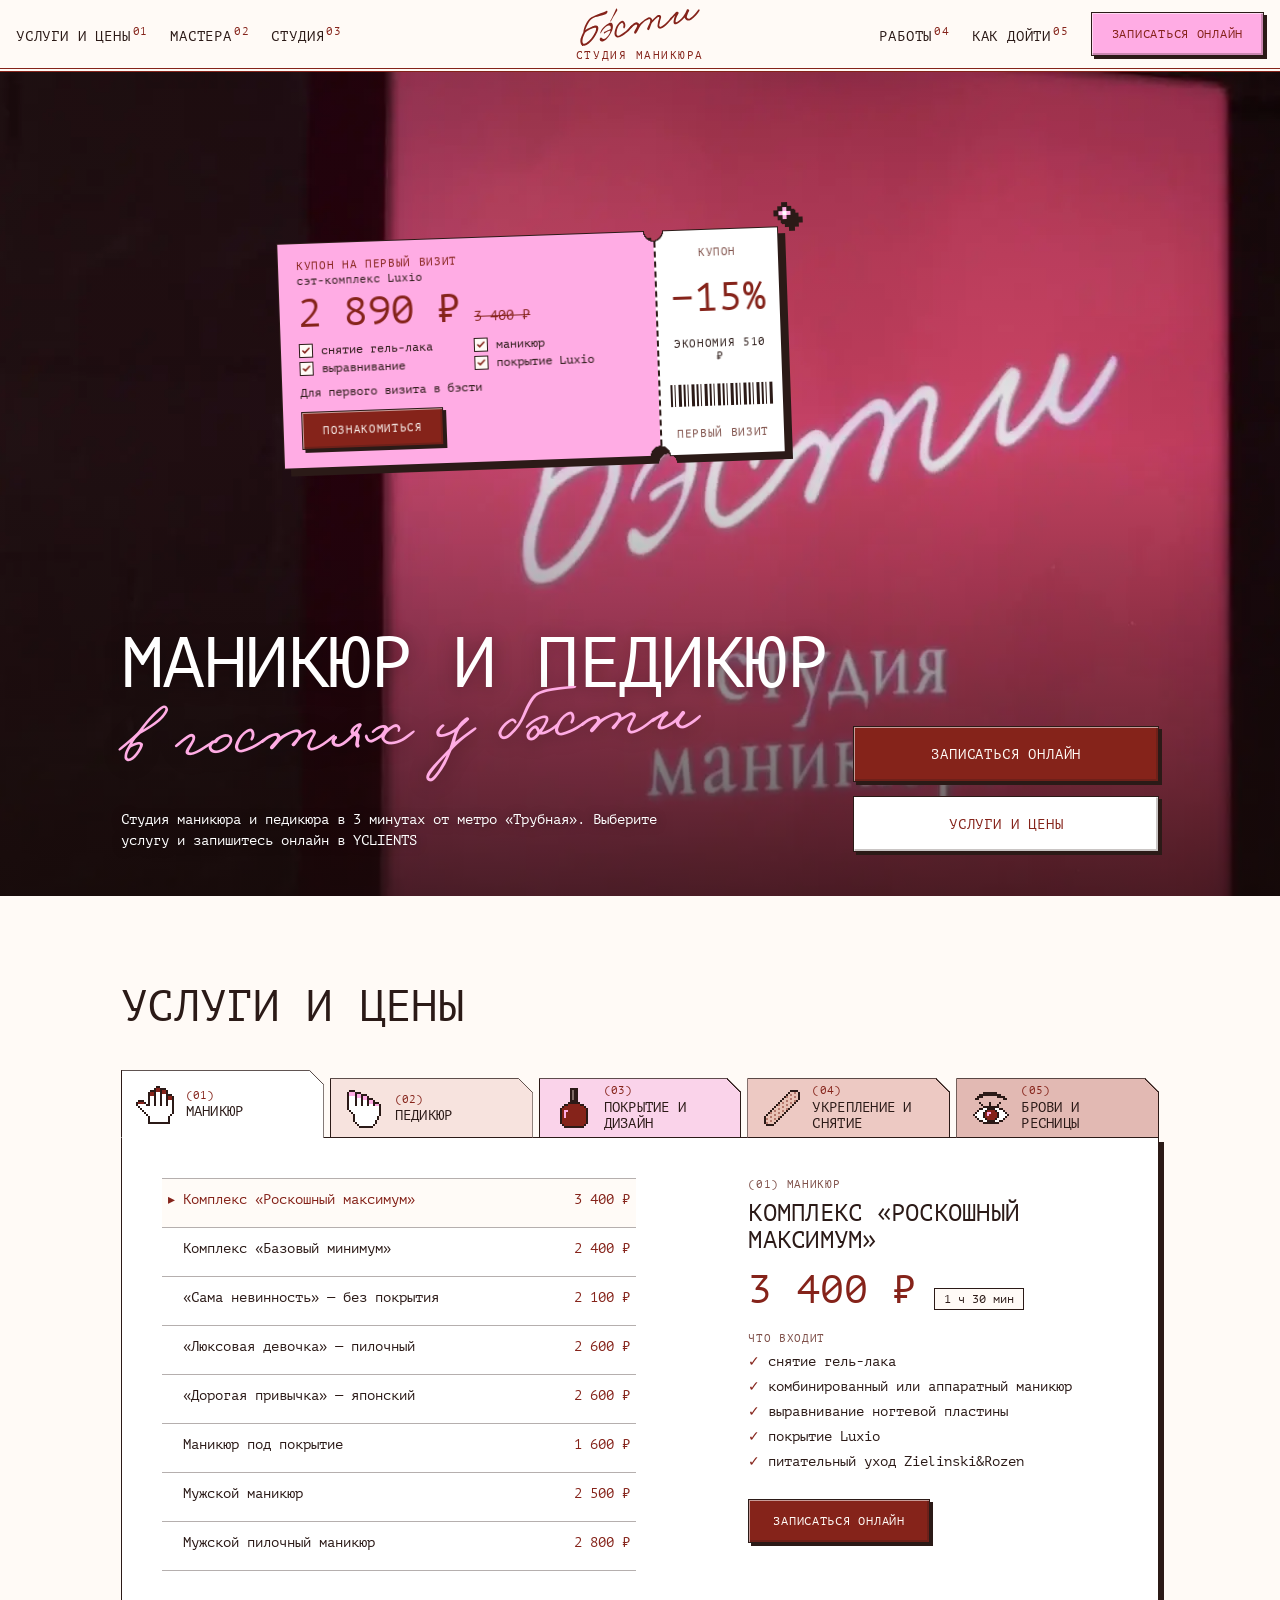
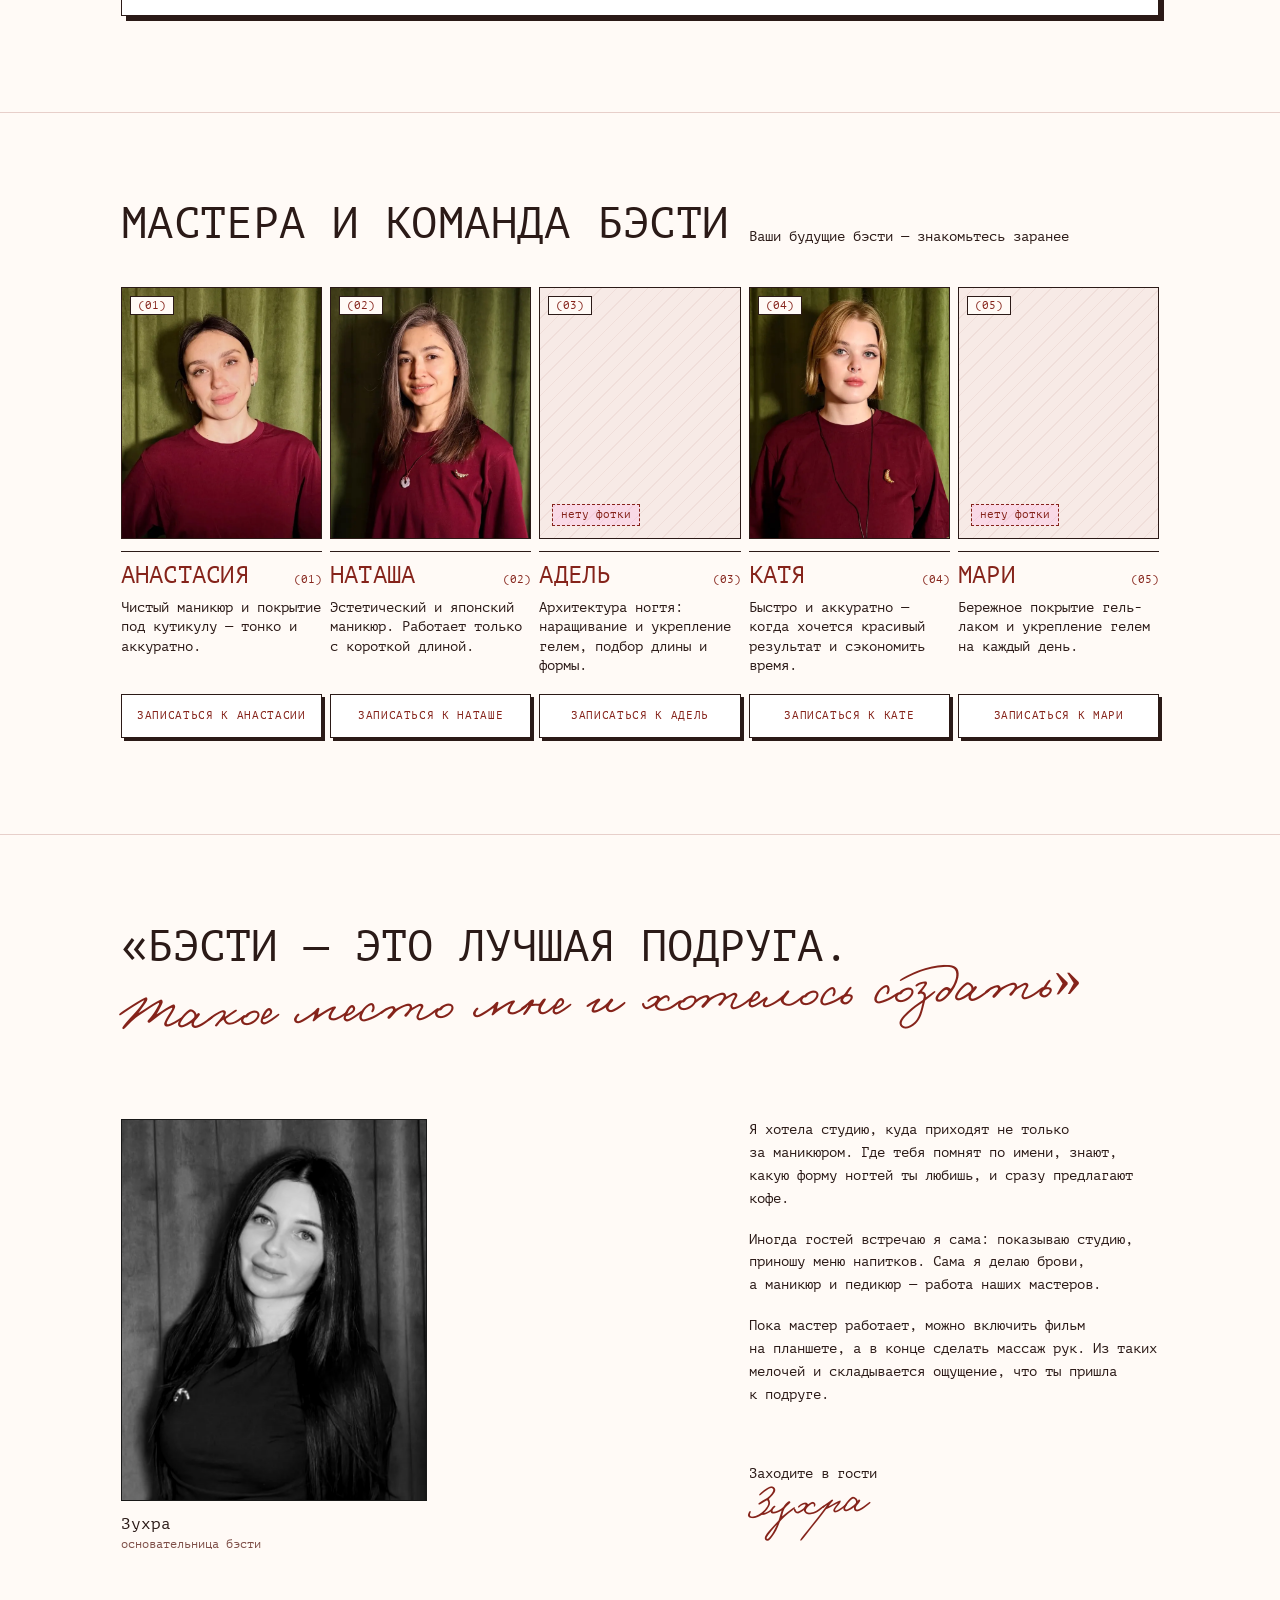
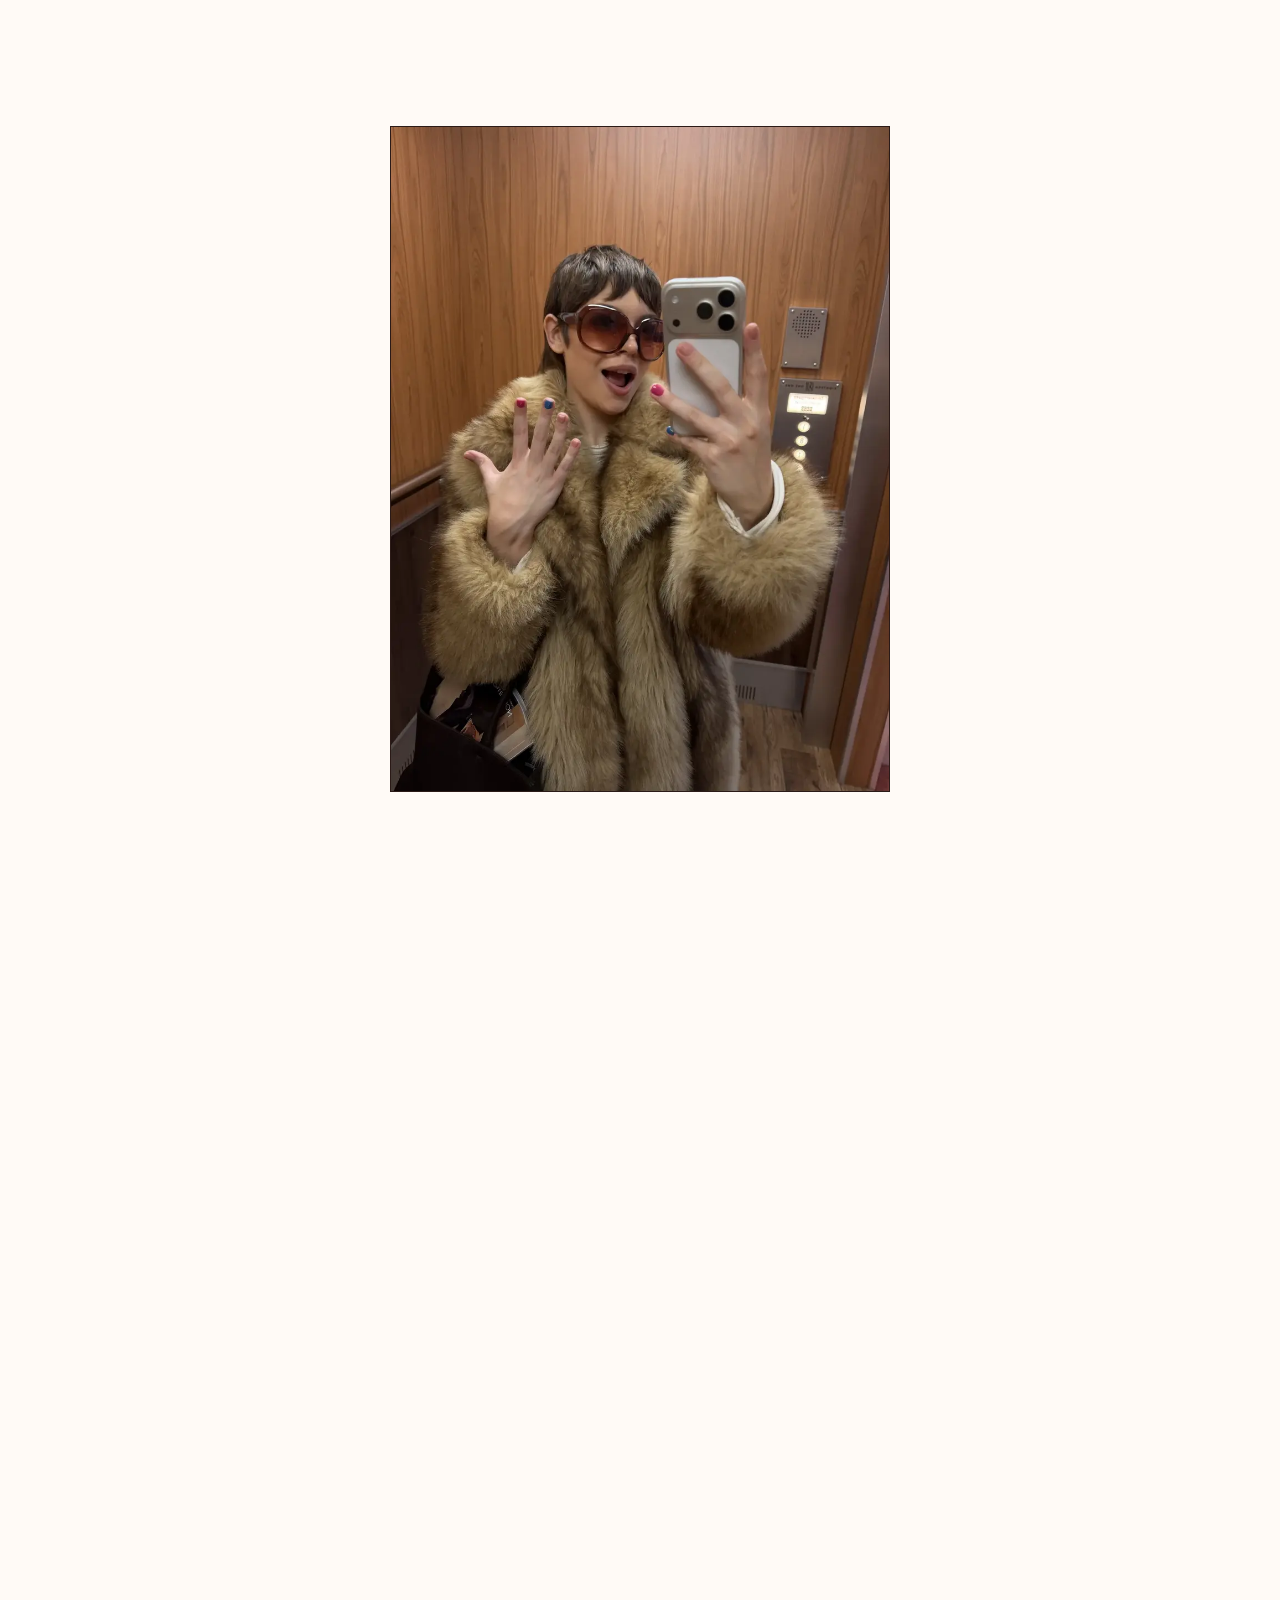
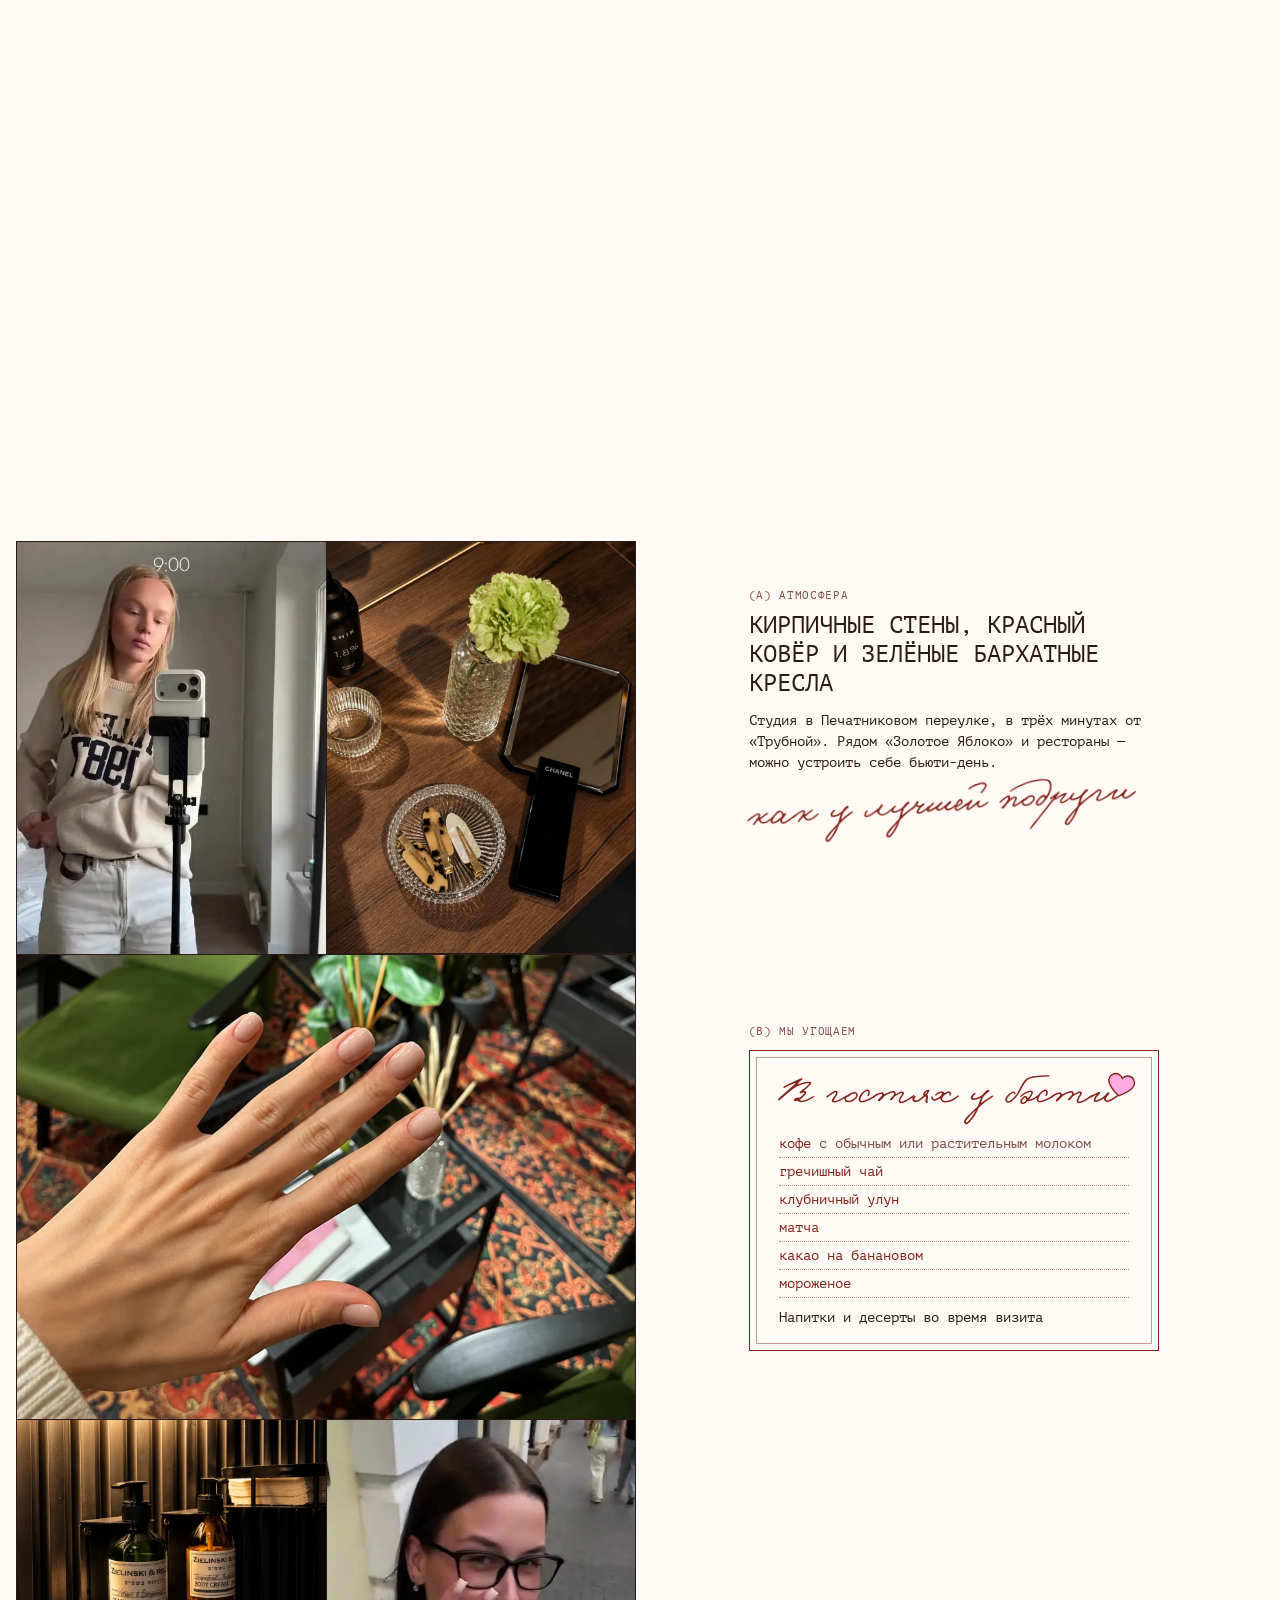
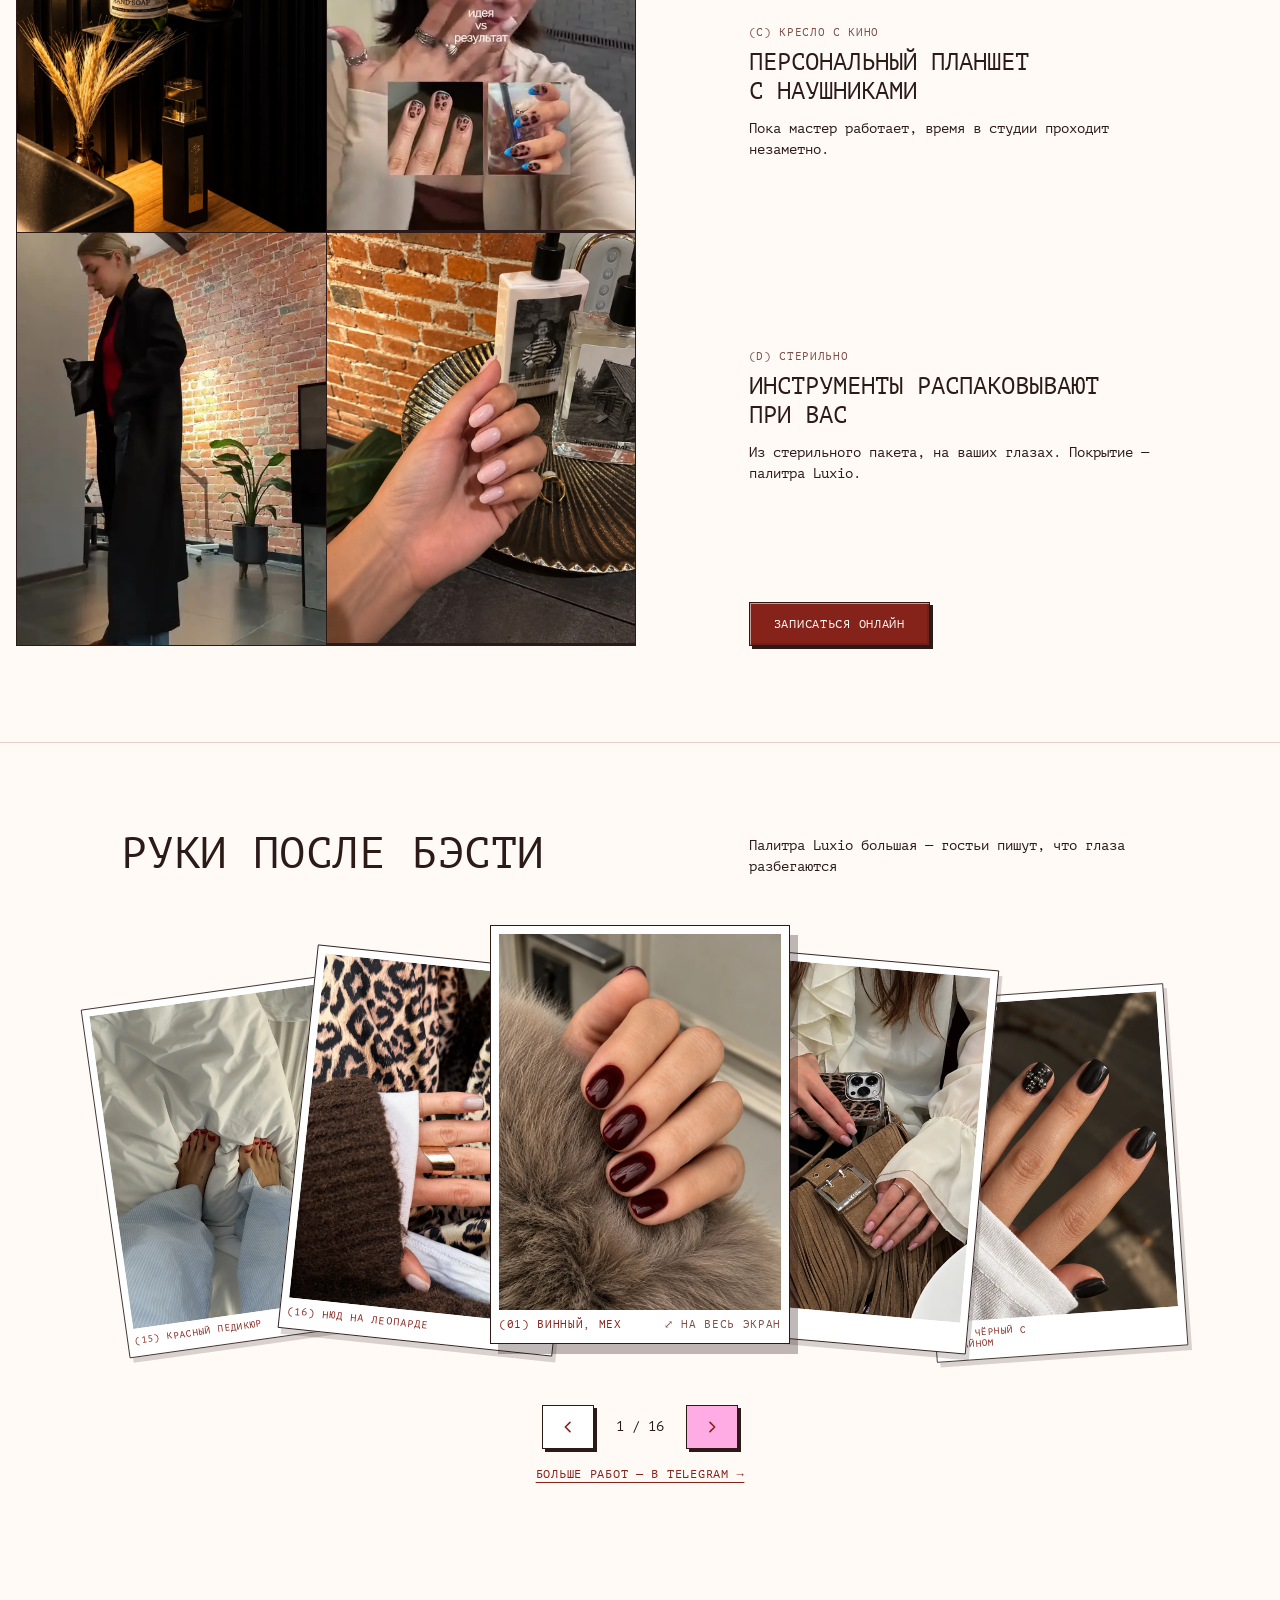
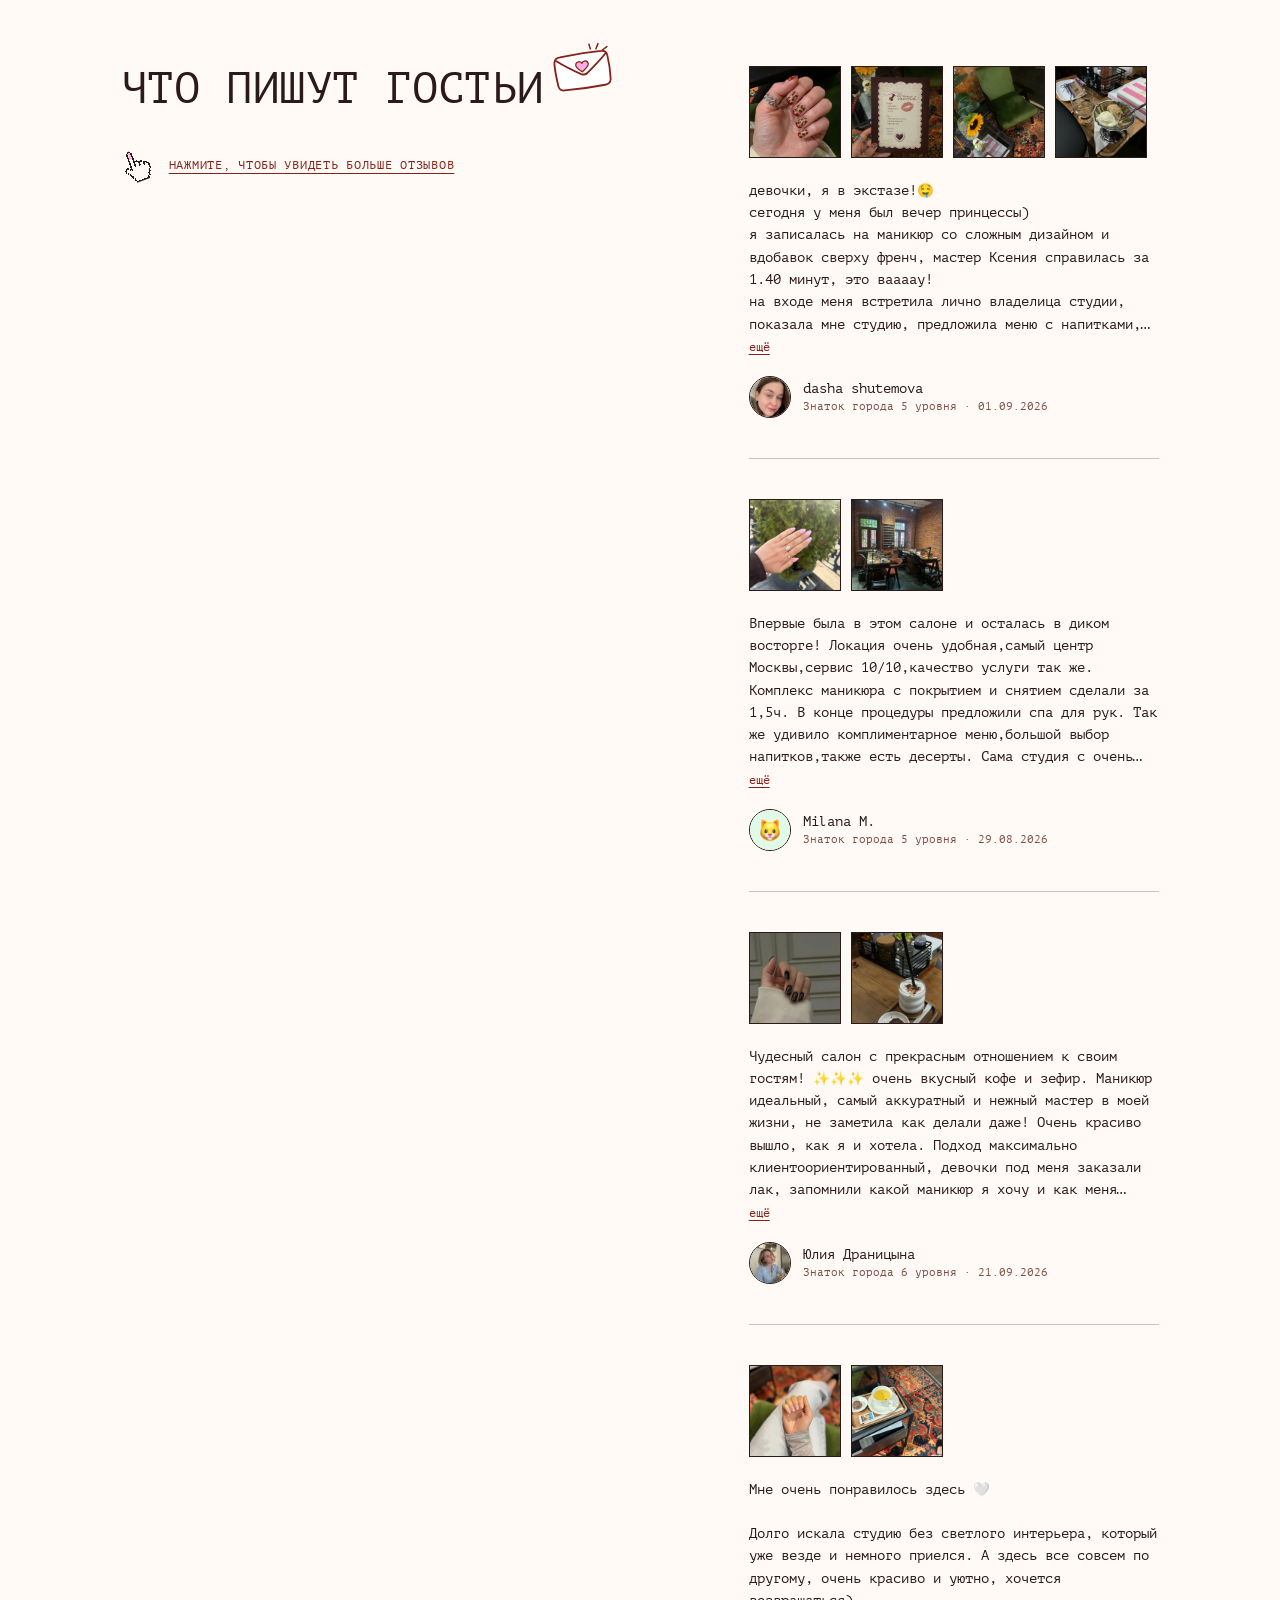
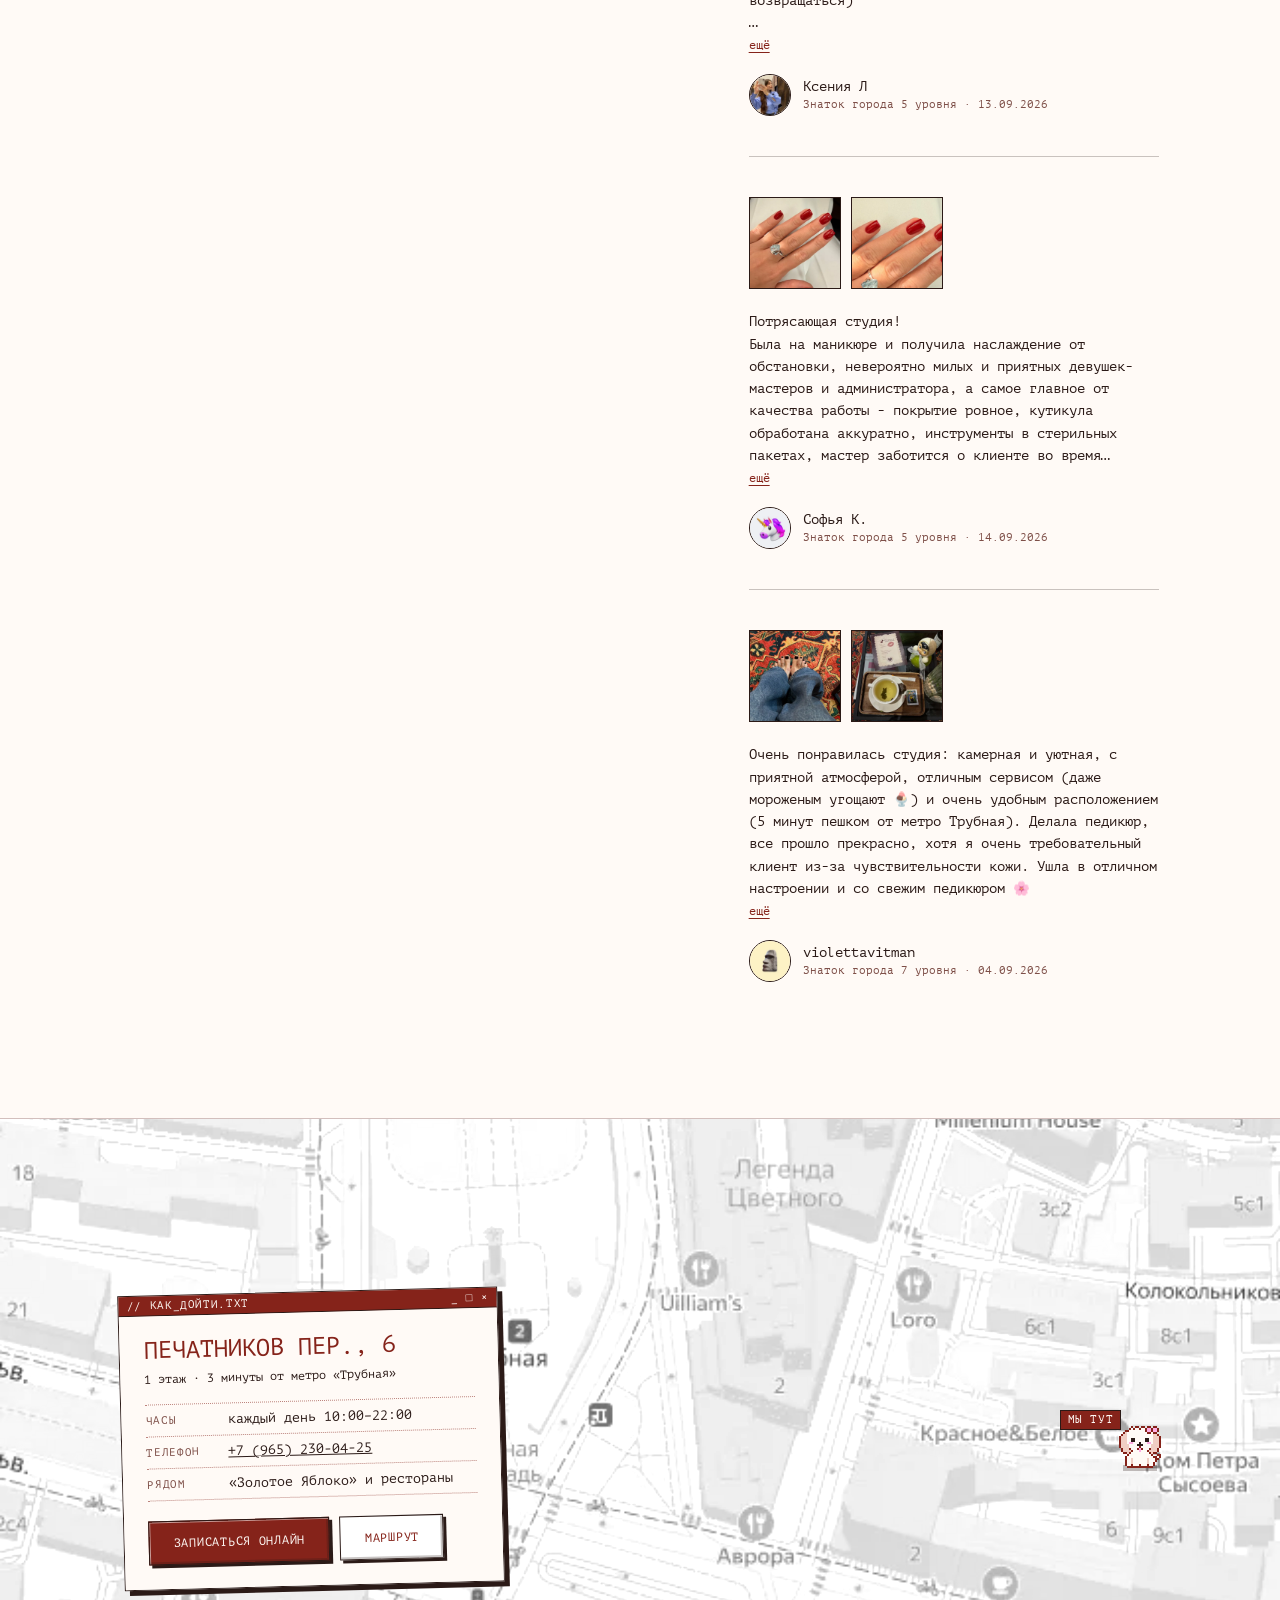
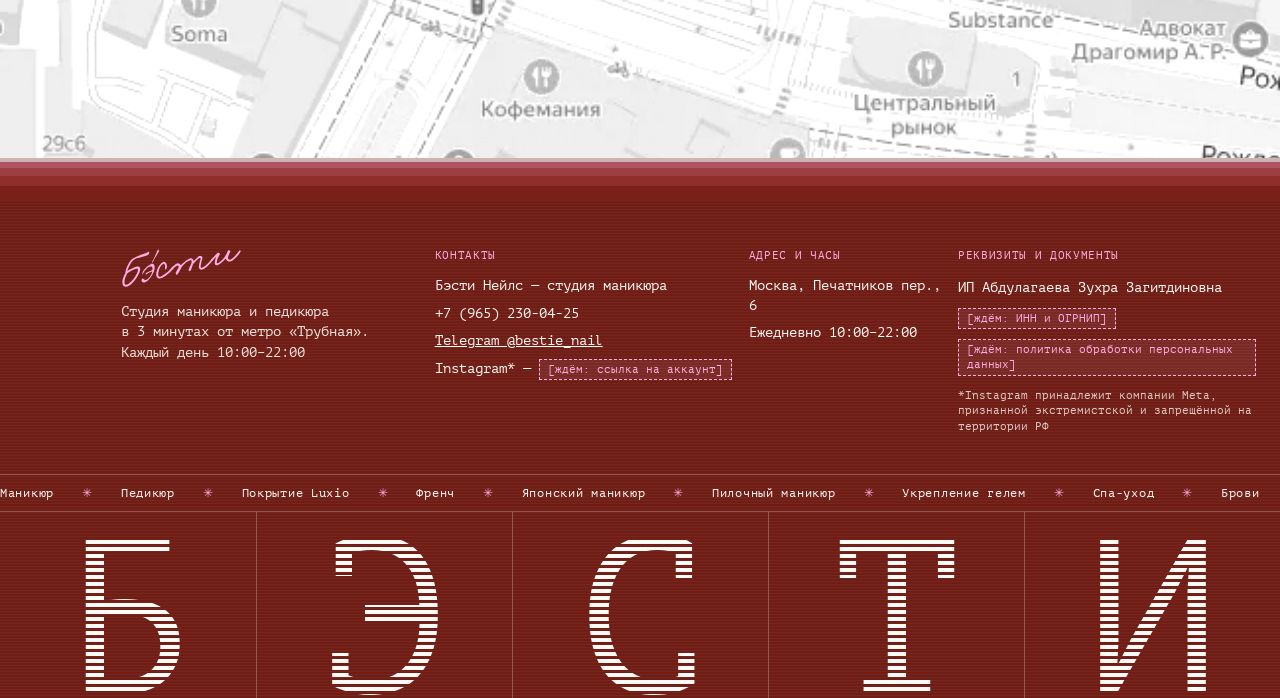
<file: index.html>
<!doctype html>
<html lang="ru">
<head>
<meta charset="utf-8">
<meta name="viewport" content="width=device-width, initial-scale=1">
<title>Бэсти — студия маникюра у «Трубной»</title>
<meta name="description" content="Маникюр и педикюр в трёх минутах от метро «Трубная», Печатников пер., 6. Каждый день 10:00–22:00. Запись онлайн.">
<meta name="robots" content="noindex, nofollow">
<meta name="theme-color" content="#85231A">
<link rel="icon" href="assets/ui/logo-edinyj-bordo.svg" type="image/svg+xml">
<link rel="preload" href="fonts/pt-mono-400-cyrillic.woff2" as="font" type="font/woff2" crossorigin>
<link rel="preload" as="image" href="assets/video/video-interer-poster.webp" media="(max-width: 900px)" fetchpriority="high">
<link rel="preload" as="image" href="assets/video/video-interer-shirokoe-poster.webp" media="(min-width: 901px)" fetchpriority="high">
<link rel="stylesheet" href="css/bundle.css?v=202611041012"> <!-- все стили одним файлом: собирает tools/css_bundle.py из css/*.css -->
</head>
<body>

<!-- ШАПКА «вывеска» (выбрана 03.11.2026): разделы по сторонам, логотип по центру — знак «бэсти», подпись «студия маникюра» текстом под ним -->
<div class="top">
  <header class="hd hdc">
    <nav class="hdc__side" aria-label="Разделы"><a href="#price">Услуги и цены<sup>01</sup></a><a href="#team">Мастера<sup>02</sup></a><a href="#studio">Студия<sup>03</sup></a></nav>
    <a class="brand" href="#top" aria-label="Бэсти — студия маникюра, наверх"><img width="1766" height="580" src="assets/ui/logo-znak-bordo.svg" alt="бэсти"><span>студия маникюра</span></a>
    <div class="hdc__side hdc__side--r"><nav aria-label="Разделы, продолжение"><a href="#works">Работы<sup>04</sup></a><a href="#route">Как дойти<sup>05</sup></a></nav><a class="btn btn--pink hdc__cta" href="https://n2379744.yclients.com/" target="_blank" rel="noopener">Записаться<span>&nbsp;онлайн</span></a></div>
    <button class="nav__burger" type="button" aria-expanded="false" aria-controls="mob-menu" aria-label="Меню"><svg aria-hidden="true" width="18" height="12" viewBox="0 0 18 12" shape-rendering="crispEdges"><rect width="18" height="2" fill="currentColor"/><rect y="5" width="18" height="2" fill="currentColor"/><rect y="10" width="18" height="2" fill="currentColor"/></svg><span>Меню</span></button>
  </header>
  <div class="mob" id="mob-menu" hidden>
    <nav aria-label="Разделы страницы">
      <a href="#price">Услуги и цены<span>01</span></a>
      <a href="#team">Мастера<span>02</span></a>
      <a href="#studio">Студия<span>03</span></a>
      <a href="#works">Работы<span>04</span></a>
      <a href="#route">Как дойти<span>05</span></a>
    </nav>
  </div>
</div>

<main>
<!-- (01) ОБЛОЖКА: видео на весь экран, внизу заголовок и кнопки; над заголовком окно-сертификат первого визита, его можно перетаскивать по обложке -->
<section id="top" class="vb vf">
  <!-- постер обложки — сразу картинкой (быстрый первый экран), видео подгружается скриптом под размер экрана и плавно проявляется -->
  <picture class="vid-fill vid-poster"><source media="(max-width: 900px)" srcset="assets/video/video-interer-poster.webp" width="540" height="960"><img src="assets/video/video-interer-shirokoe-poster.webp" width="1440" height="810" alt="" fetchpriority="high"></picture>
  <video class="vid-fill vid-cover" data-src-m="assets/video/video-interer.mp4" data-src-d="assets/video/video-interer-shirokoe.mp4" muted loop playsinline preload="none" aria-label="Видео: студия изнутри"></video>
  <div class="vf__band">
    <div class="vf__brand">
      <!-- купон первого визита как в первой версии: розовый билет с отрывным корешком; перетаскивается по обложке -->
      <aside class="cert" aria-label="Купон для первого визита">
        <button class="kp__close" type="button" aria-label="Закрыть купон">×</button>
        <div class="kp">
          <div class="kp__main">
            <p class="kp__lbl">Купон на первый визит</p>
            <p class="kp__set">сэт-комплекс Luxio</p>
            <p class="kp__price"><span>2 890 ₽</span><span class="sr">вместо</span><s>3 400 ₽</s></p>
            <ul class="kp__list"><li><span class="kp__chk" aria-hidden="true"><svg width="10" height="10" viewBox="0 0 16 16" fill="none"><path d="M3 8l3 3 7-7" stroke="#85231A" stroke-width="2.5" stroke-linecap="round" stroke-linejoin="round"/></svg></span>снятие гель-лака</li><li><span class="kp__chk" aria-hidden="true"><svg width="10" height="10" viewBox="0 0 16 16" fill="none"><path d="M3 8l3 3 7-7" stroke="#85231A" stroke-width="2.5" stroke-linecap="round" stroke-linejoin="round"/></svg></span>маникюр</li><li><span class="kp__chk" aria-hidden="true"><svg width="10" height="10" viewBox="0 0 16 16" fill="none"><path d="M3 8l3 3 7-7" stroke="#85231A" stroke-width="2.5" stroke-linecap="round" stroke-linejoin="round"/></svg></span>выравнивание</li><li><span class="kp__chk" aria-hidden="true"><svg width="10" height="10" viewBox="0 0 16 16" fill="none"><path d="M3 8l3 3 7-7" stroke="#85231A" stroke-width="2.5" stroke-linecap="round" stroke-linejoin="round"/></svg></span>покрытие Luxio</li></ul>
            <p class="kp__for">Для первого визита в бэсти</p>
            <a class="btn kp__btn" href="https://n2379744.yclients.com/" target="_blank" rel="noopener">Познакомиться</a>
          </div>
          <div class="kp__stub cert__grip">
            <p class="kp__s1">Купон</p>
            <p class="kp__pct">−15%</p>
            <p class="kp__s2">экономия 510 ₽</p>
            <span class="kp__bar" aria-hidden="true"></span>
            <p class="kp__s3">первый визит</p>
          </div>
        </div>
        <span class="kp__star" aria-hidden="true"><svg width="20" height="20" viewBox="0 0 5 5" shape-rendering="crispEdges"><rect x="2" y="0" width="1" height="1" fill="#2B1A17"/><rect x="1" y="1" width="1" height="1" fill="#2B1A17"/><rect x="2" y="1" width="1" height="1" fill="#FFACE4"/><rect x="3" y="1" width="1" height="1" fill="#2B1A17"/><rect x="0" y="2" width="1" height="1" fill="#2B1A17"/><rect x="1" y="2" width="1" height="1" fill="#FFACE4"/><rect x="2" y="2" width="1" height="1" fill="#FFFFFF"/><rect x="3" y="2" width="1" height="1" fill="#FFACE4"/><rect x="4" y="2" width="1" height="1" fill="#2B1A17"/><rect x="1" y="3" width="1" height="1" fill="#2B1A17"/><rect x="2" y="3" width="1" height="1" fill="#FFACE4"/><rect x="3" y="3" width="1" height="1" fill="#2B1A17"/><rect x="2" y="4" width="1" height="1" fill="#2B1A17"/></svg></span>
      </aside>
      <!-- заголовок и текст из первой версии; правка клиентки 02.11: «3 минуты от метро «Трубная»» вместо «340 метров» -->
      <h1 class="ttl"><span class="ttl__big">Маникюр и&nbsp;педикюр</span><span class="ttl__hand">в гостях у бэсти</span></h1>
      <p class="vf__lead">Студия маникюра и педикюра в&nbsp;3&nbsp;минутах от&nbsp;метро «Трубная». Выберите услугу и&nbsp;запишитесь онлайн в&nbsp;YCLIENTS</p>
    </div>
    <div class="vf__btns">
      <a class="btn" href="https://n2379744.yclients.com/" target="_blank" rel="noopener">Записаться онлайн</a>
      <a class="btn btn--ghost" href="#price">Услуги и цены</a>
    </div>
  </div>
</section>


<!-- (02) УСЛУГИ И ЦЕНЫ: папки -->
<section id="price" class="section">
  <div class="grid head">
    <h2>Услуги и цены</h2>
  </div>
  <div class="folders">
    <div class="tabs" role="tablist" aria-label="Разделы прайса"></div>
    <div class="panel grid" id="price-panel" role="tabpanel">
      <ul class="plist"></ul>
      <div class="pdetail"></div>
    </div>
  </div>
</section>

<!-- (03) МАСТЕРА: как в первой версии — портреты 4:5 с номером, имя, специализация, кнопка записи. Описания — из онлайн-записи YCLIENTS -->
<section id="team" class="section team">
  <div class="grid head">
    <h2>Мастера и команда бэсти</h2>
    <p class="aside team__lead">Ваши будущие бэсти — знакомьтесь заранее</p>
  </div>
  <div class="tms">
    <article class="tm">
      <div class="tm__photo"><span class="tm__num">(01)</span><img width="800" height="800" class="tm__img" src="assets/img/master-anastasiya.webp" alt="Анастасия, мастер маникюра и педикюра" loading="lazy"></div>
      <div class="tm__head"><h3>Анастасия</h3><span>(01)</span></div>
      <p class="tm__t">Чистый маникюр и покрытие под кутикулу — тонко и аккуратно.</p>
      <a class="tm__btn" href="https://n2379744.yclients.com/company/2062923/personal/select-master/master-info/2062923/6134247" target="_blank" rel="noopener">Записаться к Анастасии</a>
    </article>
    <article class="tm">
      <div class="tm__photo"><span class="tm__num">(02)</span><img width="800" height="800" class="tm__img" src="assets/img/master-natasha.webp" alt="Наташа, мастер маникюра и педикюра" loading="lazy"></div>
      <div class="tm__head"><h3>Наташа</h3><span>(02)</span></div>
      <p class="tm__t">Эстетический и японский маникюр. Работает только с короткой длиной.</p>
      <a class="tm__btn" href="https://n2379744.yclients.com/company/2062923/personal/select-master/master-info/2062923/5799996" target="_blank" rel="noopener">Записаться к Наташе</a>
    </article>
    <article class="tm">
      <div class="tm__photo"><span class="tm__num">(03)</span><div class="tm__img tm__img--wait"><span class="wait">нету фотки</span></div></div>
      <div class="tm__head"><h3>Адель</h3><span>(03)</span></div>
      <p class="tm__t">Архитектура ногтя: наращивание и укрепление гелем, подбор длины и формы.</p>
      <a class="tm__btn" href="https://n2379744.yclients.com/company/2062923/personal/select-master/master-info/2062923/6290514" target="_blank" rel="noopener">Записаться к Адель</a>
    </article>
    <article class="tm">
      <div class="tm__photo"><span class="tm__num">(04)</span><img width="800" height="800" class="tm__img" src="assets/img/master-katya.webp" alt="Катя, мастер маникюра и педикюра" loading="lazy"></div>
      <div class="tm__head"><h3>Катя</h3><span>(04)</span></div>
      <p class="tm__t">Быстро и аккуратно — когда хочется красивый результат и сэкономить время.</p>
      <a class="tm__btn" href="https://n2379744.yclients.com/company/2062923/personal/select-master/master-info/2062923/5895762" target="_blank" rel="noopener">Записаться к Кате</a>
    </article>
    <article class="tm">
      <div class="tm__photo"><span class="tm__num">(05)</span><div class="tm__img tm__img--wait"><span class="wait">нету фотки</span></div></div>
      <div class="tm__head"><h3>Мари</h3><span>(05)</span></div>
      <p class="tm__t">Бережное покрытие гель-лаком и укрепление гелем на каждый день.</p>
      <a class="tm__btn" href="https://n2379744.yclients.com/company/2062923/personal/select-master/master-info/2062923/6252479" target="_blank" rel="noopener">Записаться к Мари</a>
    </article>
  </div>
</section>

<!-- (03a) ОСНОВАТЕЛЬНИЦА (выбрано 04.11): большая цитата сверху + структура «портрет слева, текст справа». Текст — черновик по фактам студии и отзывам; согласовать с Зухрой до запуска -->
<section id="founder" class="section fnd">
  <p class="fc__q">«Бэсти — это лучшая подруга. <span class="hand">Такое место мне и&nbsp;хотелось создать»</span></p>
  <div class="fnd__row">
    <figure class="fnd__ph2"><img width="800" height="800" src="assets/img/osnovatelnica-zuhra.webp" alt="Зухра, основательница студии бэсти" loading="lazy"><figcaption><b>Зухра</b><span>основательница бэсти</span></figcaption></figure>
    <div class="fnd__txt2">
      <p>Я хотела студию, куда приходят не только за&nbsp;маникюром. Где тебя помнят по&nbsp;имени, знают, какую форму ногтей ты любишь, и&nbsp;сразу предлагают кофе.</p>
      <p>Иногда гостей встречаю я сама: показываю студию, приношу меню напитков. Сама я делаю брови, а&nbsp;маникюр и&nbsp;педикюр — работа наших мастеров.</p>
      <p>Пока мастер работает, можно включить фильм на&nbsp;планшете, а&nbsp;в&nbsp;конце сделать массаж рук. Из&nbsp;таких мелочей и&nbsp;складывается ощущение, что ты пришла к&nbsp;подруге.</p>
      <p class="fnd__end">Заходите в гости</p>
      <p class="hand fnd__sign">Зухра</p>
    </div>
  </div>
</section>

<!-- (04) В ГОСТЯХ У БЭСТИ: заставка — при прокрутке слова съезжаются к фото с двух сторон; ниже лента кадров слева и текст лесенкой справа (вариант «лента», выбран 03.11) -->
<section id="studio" class="gosti">
  <div class="gintro">
    <div class="gintro__stick">
      <img loading="lazy" width="900" height="1200" class="gintro__img" src="assets/img/gosti-gostya-lift.webp" alt="Гостья бэсти показывает разноцветный маникюр">
      <h2 class="gintro__ttl"><span class="gintro__l">В гостях</span><span class="gintro__r">у бэсти</span></h2>
    </div>
  </div>

  <div class="section gosti__body">
    <div class="ga">
      <div class="ga__m ga__m--1"><figure><video src="assets/video/video-den-v-studii.mp4" poster="assets/video/video-den-v-studii-poster.webp" muted loop playsinline preload="none" aria-label="Видео: утро в студии"></video></figure><figure><img width="900" height="1200" src="assets/img/gosti-stolik-cvety.webp" alt="Столик в студии с цветами" loading="lazy"></figure></div>
      <div class="ga__t ga__t--1">
        <p class="label">(a) атмосфера</p>
        <p class="ga__h">Кирпичные стены, красный ковёр и&nbsp;зелёные бархатные кресла</p>
        <p class="ga__p">Студия в Печатниковом переулке, в трёх минутах от «Трубной». Рядом «Золотое Яблоко» и рестораны — можно устроить себе бьюти-день.</p>
        <p class="hand ga__note">как у лучшей подруги</p>
      </div>
      <div class="ga__m ga__m--2"><figure class="ga__wide"><img width="1200" height="900" src="assets/img/gosti-zelyonye-kresla-4x3.webp" alt="Зелёные бархатные кресла и ковёр в студии" loading="lazy"></figure></div>
      <div class="ga__t ga__t--2">
        <p class="label">(b) мы угощаем</p>
        <!-- меню напитков как в первой версии: двойная рамка, название от руки, список с пунктиром -->
        <div class="dmenu"><div class="dmenu__in">
          <svg class="dmenu__heart" aria-hidden="true" width="28" height="26" viewBox="0 0 24 22" fill="none"><path d="M12 20.5s-8-4.9-10.4-9.6A5.6 5.6 0 0 1 12 5.2a5.6 5.6 0 0 1 10.4 5.7C20 15.6 12 20.5 12 20.5z" fill="#FFACE4" stroke="#85231A" stroke-width="1.2"/></svg>
          <p class="dmenu__ttl">В гостях у бэсти</p>
          <ul class="dmenu__list">
            <li><span>кофе</span><small>с обычным или растительным молоком</small></li>
            <li>гречишный чай</li>
            <li>клубничный улун</li>
            <li>матча</li>
            <li>какао на банановом</li>
            <li>мороженое</li>
          </ul>
          <p class="dmenu__note">Напитки и десерты во время визита</p>
        </div></div>
      </div>
      <div class="ga__m ga__m--3"><figure><img width="900" height="1200" src="assets/img/gosti-polka.webp" alt="Полка с уходом в студии" loading="lazy"></figure><figure><video src="assets/video/video-process.mp4" poster="assets/video/video-process-poster.webp" muted loop playsinline preload="none" aria-label="Видео: мастер делает маникюр"></video></figure></div>
      <div class="ga__t ga__t--3">
        <p class="label">(c) кресло с кино</p>
        <p class="ga__h">Персональный планшет с&nbsp;наушниками</p>
        <p class="ga__p">Пока мастер работает, время в студии проходит незаметно.</p>
      </div>
      <div class="ga__m ga__m--4"><figure><video src="assets/video/video-polki-luxio.mp4" poster="assets/video/video-polki-luxio-poster.webp" muted loop playsinline preload="none" aria-label="Видео: полки с лаками Luxio"></video></figure><figure><img width="900" height="1200" src="assets/img/gosti-flakon-kirpich.webp" alt="Маникюр на фоне кирпичной стены" loading="lazy"></figure></div>
      <div class="ga__t ga__t--4">
        <p class="label">(d) стерильно</p>
        <p class="ga__h">Инструменты распаковывают при&nbsp;вас</p>
        <p class="ga__p">Из стерильного пакета, на ваших глазах. Покрытие — палитра Luxio.</p>
        <a class="btn" href="https://n2379744.yclients.com/" target="_blank" rel="noopener">Записаться онлайн</a>
      </div>
    </div>

  </div>
</section>

<!-- (05) РАБОТЫ: как в первой версии — веер карточек, листается кнопками и свайпом, средняя открывается на весь экран (вырастает из своей карточки). 16 работ с Диска клиента, без повторов -->
<section id="works" class="section works2">
  <div class="grid head">
    <h2>Руки после бэсти</h2>
    <p class="aside">Палитра Luxio большая — гостьи пишут, что глаза разбегаются</p>
  </div>
  <div class="pile" aria-label="Работы мастеров — листайте свайпом">
    <button class="pc" type="button" data-i="0"><span class="pc__ph"><img width="900" height="1200" src="assets/img/raboty/01-bordo-meh.webp" alt="Винный маникюр на фоне меха" loading="lazy"></span><span class="pc__cap"><span>(01) винный, мех</span><span class="pc__note">⤢ на весь экран</span></span></button>
    <button class="pc" type="button" data-i="1"><span class="pc__ph"><img width="900" height="1200" src="assets/img/raboty/02-nyud-sumka.webp" alt="Нюдовый маникюр, руки на сумке с бахромой" loading="lazy"></span><span class="pc__cap"><span>(02) нюд</span><span class="pc__note">⤢ на весь экран</span></span></button>
    <button class="pc" type="button" data-i="2"><span class="pc__ph"><img width="900" height="1200" src="assets/img/raboty/03-chernyj-dizajn.webp" alt="Чёрный маникюр с дизайном, Luxio Nightfall" loading="lazy"></span><span class="pc__cap"><span>(03) чёрный с дизайном</span><span class="pc__note">⤢ на весь экран</span></span></button>
    <button class="pc" type="button" data-i="3"><span class="pc__ph"><img width="900" height="1200" src="assets/img/raboty/04-krasnyj-kolco.webp" alt="Красный маникюр и кольцо с камнем" loading="lazy"></span><span class="pc__cap"><span>(04) красный</span><span class="pc__note">⤢ на весь экран</span></span></button>
    <button class="pc" type="button" data-i="4"><span class="pc__ph"><img width="900" height="1200" src="assets/img/raboty/05-poloski.webp" alt="Маникюр с полосками и кольцо-печатка" loading="lazy"></span><span class="pc__cap"><span>(05) полоски</span><span class="pc__note">⤢ на весь экран</span></span></button>
    <button class="pc" type="button" data-i="5"><span class="pc__ph"><img width="900" height="1200" src="assets/img/raboty/06-rozovyj-ochki.webp" alt="Розовый маникюр, солнечные очки" loading="lazy"></span><span class="pc__cap"><span>(06) розовый</span><span class="pc__note">⤢ на весь экран</span></span></button>
    <button class="pc" type="button" data-i="6"><span class="pc__ph"><img width="900" height="1200" src="assets/img/raboty/07-lavandovyj.webp" alt="Лавандовый маникюр, стакан воды" loading="lazy"></span><span class="pc__cap"><span>(07) лавандовый</span><span class="pc__note">⤢ на весь экран</span></span></button>
    <button class="pc" type="button" data-i="7"><span class="pc__ph"><img width="900" height="1200" src="assets/img/raboty/08-bordo-molniya.webp" alt="Бордовый маникюр на красном фоне" loading="lazy"></span><span class="pc__cap"><span>(08) бордо</span><span class="pc__note">⤢ на весь экран</span></span></button>
    <button class="pc" type="button" data-i="8"><span class="pc__ph"><img width="900" height="1200" src="assets/img/raboty/09-pedikyur-dizajn.webp" alt="Педикюр с дизайном" loading="lazy"></span><span class="pc__cap"><span>(09) педикюр с дизайном</span><span class="pc__note">⤢ на весь экран</span></span></button>
    <button class="pc" type="button" data-i="9"><span class="pc__ph"><img width="900" height="1200" src="assets/img/raboty/10-nyud-kofe.webp" alt="Нюдовый маникюр Luxio Haven со стаканом кофе" loading="lazy"></span><span class="pc__cap"><span>(10) нюд Luxio Haven</span><span class="pc__note">⤢ на весь экран</span></span></button>
    <button class="pc" type="button" data-i="10"><span class="pc__ph"><img width="900" height="1200" src="assets/img/raboty/11-temnyj-mashina.webp" alt="Тёмный маникюр в салоне машины" loading="lazy"></span><span class="pc__cap"><span>(11) тёмный</span><span class="pc__note">⤢ на весь экран</span></span></button>
    <button class="pc" type="button" data-i="11"><span class="pc__ph"><img width="900" height="1200" src="assets/img/raboty/12-rozovyj-flakon.webp" alt="Розовый нюдовый маникюр и флакон духов" loading="lazy"></span><span class="pc__cap"><span>(12) розовый нюд</span><span class="pc__note">⤢ на весь экран</span></span></button>
    <button class="pc" type="button" data-i="12"><span class="pc__ph"><img width="900" height="1200" src="assets/img/raboty/13-bordo-listya.webp" alt="Бордовый маникюр на фоне жёлтых листьев" loading="lazy"></span><span class="pc__cap"><span>(13) бордо, осень</span><span class="pc__note">⤢ на весь экран</span></span></button>
    <button class="pc" type="button" data-i="13"><span class="pc__ph"><img width="900" height="1200" src="assets/img/raboty/14-molochnyj-kovyor.webp" alt="Молочный нюдовый маникюр на фоне ковра" loading="lazy"></span><span class="pc__cap"><span>(14) молочный нюд</span><span class="pc__note">⤢ на весь экран</span></span></button>
    <button class="pc" type="button" data-i="14"><span class="pc__ph"><img width="900" height="1200" src="assets/img/raboty/15-pedikyur-krasnyj.webp" alt="Красный педикюр" loading="lazy"></span><span class="pc__cap"><span>(15) красный педикюр</span><span class="pc__note">⤢ на весь экран</span></span></button>
    <button class="pc" type="button" data-i="15"><span class="pc__ph"><img width="900" height="1200" src="assets/img/raboty/16-nyud-leopard.webp" alt="Нюдовый маникюр на леопардовом принте" loading="lazy"></span><span class="pc__cap"><span>(16) нюд на леопарде</span><span class="pc__note">⤢ на весь экран</span></span></button>
  </div>
  <div class="pile__nav">
    <button class="pile__btn" type="button" data-d="-1" aria-label="Предыдущая работа"><svg aria-hidden="true" width="16" height="16" viewBox="0 0 24 24" fill="none"><path d="M15 5l-7 7 7 7" stroke="#85231A" stroke-width="2.4" stroke-linecap="round" stroke-linejoin="round"/></svg></button>
    <span class="pile__n"><b>1</b> / 16</span>
    <button class="pile__btn pile__btn--next" type="button" data-d="1" aria-label="Следующая работа"><svg aria-hidden="true" width="16" height="16" viewBox="0 0 24 24" fill="none"><path d="M9 5l7 7-7 7" stroke="#85231A" stroke-width="2.4" stroke-linecap="round" stroke-linejoin="round"/></svg></button>
  </div>
  <a class="works2__tg" href="https://t.me/bestie_nail" target="_blank" rel="noopener">Больше работ — в Telegram →</a>
  <div class="lb" hidden><figure class="lb__card"><img loading="lazy" alt=""><figcaption></figcaption></figure><button class="lb__close" type="button" aria-label="Закрыть">×</button></div>
</section>

<!-- (06) ОТЗЫВЫ: выбран вариант A (04.11) — заголовок и рейтинг закреплены слева, отзывы с фото гостей справа. Иконка — своя: письмо с сердечком. Тексты и фото — Яндекс Карты, выгрузка 04.11.2026 -->
<section id="reviews" class="section rv2">
  <div class="rvx rvx--a">
    <div class="rva__side"><div class="rva__stick"><h2>Что пишут <span class="nowrap">гостьи<svg class="hd-ico" aria-hidden="true" width="92" height="74" viewBox="0 0 92 74" fill="none"><path d="M8 22c1-5 4-7 9-7 18-1 40-2 60-1 5 0 8 3 8 8 1 11 1 23 0 34-1 5-4 7-9 7-19 1-40 1-59 0-5 0-8-3-8-8-1-11-2-22-1-33z" fill="#FFFFFF" stroke="#85231A" stroke-width="2.6" stroke-linejoin="round"/><path d="M10 19c11 9 22 17 34 24 4 2 7 2 10-1 10-8 20-15 29-24" stroke="#85231A" stroke-width="2.6" stroke-linecap="round" stroke-linejoin="round"/><path d="M46 40c-3-3-8-6-8-10 0-3 2-5 5-5 2 0 3 1 4 3 1-2 3-3 5-3 3 0 4 3 4 5 0 4-6 7-10 10z" fill="#FFACE4" stroke="#85231A" stroke-width="1.8" stroke-linejoin="round"/><path d="M70 10l4-7M79 13l7-4M62 9l-1-7" stroke="#85231A" stroke-width="2.2" stroke-linecap="round"/></svg></span></h2><a class="rv2__all" href="https://yandex.ru/maps/org/besti_neyls/87489915348/reviews/" target="_blank" rel="noopener"><img loading="lazy" width="24" height="21" src="assets/ui/cursor-nail-sm.png" alt=""><span>Нажмите, чтобы увидеть больше отзывов</span></a></div></div>
    <div class="rva__list"><figure class="rvm rva__item"><div class="rvm__ph"><img width="480" height="480" src="assets/img/otzyvy/dasha-1.webp" alt="Фото из отзыва dasha shutemova" loading="lazy"><img width="480" height="480" src="assets/img/otzyvy/dasha-2.webp" alt="Фото из отзыва dasha shutemova" loading="lazy"><img width="480" height="480" src="assets/img/otzyvy/dasha-3.webp" alt="Фото из отзыва dasha shutemova" loading="lazy"><img width="480" height="480" src="assets/img/otzyvy/dasha-4.webp" alt="Фото из отзыва dasha shutemova" loading="lazy"></div><blockquote class="rvm__t">девочки, я в экстазе!🤤<br>сегодня у меня был вечер принцессы)<br>я записалась на маникюр со сложным дизайном и вдобавок сверху френч, мастер Ксения справилась за 1.40 минут, это ваааау!<br>на входе меня встретила лично владелица студии, показала мне студию, предложила меню с напитками, ещё и мороженым угостила! и все это комплиментом🥹 а какая милая!<br><br>отдельно отмечу интерьер и дизайн студии: уже надоели бежевые минималистичные пространства, а здесь яркие детали, зеленые кресла, ковер на полу и кирпичные стены😍<br>по телевизору идут всеми нами любимые фильмы! <br><br>перед уходом мне предложили массаж рук специальной перчаткой, я такого ещё нигде не видела, это удивительно, но очень приятно и как же расслабляет)<br>еще подарили бальзамчик для губ и стикеры, мой внутренний ребенок ликует<br>я вернусь еще много раз, ради наслаждения❤️</blockquote><button class="rvm__more" type="button" hidden>ещё</button><figcaption><span class="rvm__ava"><img loading="lazy" width="200" height="200" src="assets/img/dasha.jpg" alt=""></span><span><b>dasha shutemova</b><small>Знаток города 5 уровня · 01.09.2026</small></span></figcaption></figure><figure class="rvm rva__item"><div class="rvm__ph"><img width="480" height="480" src="assets/img/otzyvy/milana-1.webp" alt="Фото из отзыва Milana M." loading="lazy"><img width="480" height="480" src="assets/img/otzyvy/milana-2.webp" alt="Фото из отзыва Milana M." loading="lazy"></div><blockquote class="rvm__t">Впервые была в этом салоне и осталась в диком восторге! Локация очень удобная,самый центр Москвы,сервис 10/10,качество услуги так же. Комплекс маникюра с покрытием и снятием сделали за 1,5ч. В конце процедуры предложили спа для рук. Так же удивило комплиментарное меню,большой выбор напитков,также есть десерты. Сама студия с очень уютным дизайном в стиле лофт. Обязательно буду советовать подругам !</blockquote><button class="rvm__more" type="button" hidden>ещё</button><figcaption><span class="rvm__ava"><img loading="lazy" width="200" height="200" src="assets/img/milana.jpg" alt=""></span><span><b>Milana M.</b><small>Знаток города 5 уровня · 29.08.2026</small></span></figcaption></figure><figure class="rvm rva__item"><div class="rvm__ph"><img width="480" height="480" src="assets/img/otzyvy/yuliya-1.webp" alt="Фото из отзыва Юлия Драницына" loading="lazy"><img width="480" height="480" src="assets/img/otzyvy/yuliya-2.webp" alt="Фото из отзыва Юлия Драницына" loading="lazy"></div><blockquote class="rvm__t">Чудесный салон с прекрасным отношением к своим гостям! ✨✨✨ очень вкусный кофе и зефир. Маникюр идеальный, самый аккуратный и нежный мастер в моей жизни, не заметила как делали даже! Очень красиво вышло, как я и хотела. Подход максимально клиентоориентированный, девочки под меня заказали лак, запомнили какой маникюр я хочу и как меня зовут. Очень приятно ❣️❣️❣️</blockquote><button class="rvm__more" type="button" hidden>ещё</button><figcaption><span class="rvm__ava"><img loading="lazy" width="200" height="200" src="assets/img/otzyvy/ava-yuliya.webp" alt=""></span><span><b>Юлия Драницына</b><small>Знаток города 6 уровня · 21.09.2026</small></span></figcaption></figure><figure class="rvm rva__item"><div class="rvm__ph"><img width="480" height="480" src="assets/img/otzyvy/kseniya-l-1.webp" alt="Фото из отзыва Ксения Л" loading="lazy"><img width="480" height="480" src="assets/img/otzyvy/kseniya-l-2.webp" alt="Фото из отзыва Ксения Л" loading="lazy"></div><blockquote class="rvm__t">Мне очень понравилось здесь 🤍<br><br>Долго искала студию без светлого интерьера, который уже везде и немного приелся. А здесь все совсем по другому, очень красиво и уютно, хочется возвращаться)<br><br>Отдельно хочу отметить администратора! Безумно классная девушка, видно, что правда любит свое дело и заботится о гостях. Чай нальют, перчатку для массажа рук бесплатно дадут, в общем, сделают все для вашего комфорта 😅<br><br>В этот раз решила сделать лечебный маникюр, потому что ногти уже очень просили снять покрытие<br><br>Желаю студии процветания и побольше классных клиентов))</blockquote><button class="rvm__more" type="button" hidden>ещё</button><figcaption><span class="rvm__ava"><img loading="lazy" width="200" height="200" src="assets/img/otzyvy/ava-kseniya-l.webp" alt=""></span><span><b>Ксения Л</b><small>Знаток города 5 уровня · 13.09.2026</small></span></figcaption></figure><figure class="rvm rva__item"><div class="rvm__ph"><img width="480" height="480" src="assets/img/otzyvy/sofya-1.webp" alt="Фото из отзыва Софья К." loading="lazy"><img width="480" height="480" src="assets/img/otzyvy/sofya-2.webp" alt="Фото из отзыва Софья К." loading="lazy"></div><blockquote class="rvm__t">Потрясающая студия! <br>Была на маникюре и получила наслаждение от обстановки, невероятно милых и приятных девушек-мастеров и администратора, а самое главное от качества работы - покрытие ровное, кутикула обработана аккуратно, инструменты в стерильных пакетах, мастер заботится о клиенте во время процедуры. В завершении предложили сделать массаж рук специальным массажером - очень приятно от такого сервиса. <br>Также могу отметить что администратор несколько раз предлагала напитки чай, кофе (молоко есть как обычное, так и растительное). <br>Студия превзошла все ожидания🤍</blockquote><button class="rvm__more" type="button" hidden>ещё</button><figcaption><span class="rvm__ava"><img loading="lazy" width="200" height="200" src="assets/img/otzyvy/ava-sofya.webp" alt=""></span><span><b>Софья К.</b><small>Знаток города 5 уровня · 14.09.2026</small></span></figcaption></figure><figure class="rvm rva__item"><div class="rvm__ph"><img width="480" height="480" src="assets/img/otzyvy/violetta-1.webp" alt="Фото из отзыва violettavitman" loading="lazy"><img width="480" height="480" src="assets/img/otzyvy/violetta-2.webp" alt="Фото из отзыва violettavitman" loading="lazy"></div><blockquote class="rvm__t">Очень понравилась студия: камерная и уютная, с приятной атмосферой, отличным сервисом (даже мороженым угощают 🍨) и очень удобным расположением (5 минут пешком от метро Трубная). Делала педикюр, все прошло прекрасно, хотя я очень требовательный клиент из-за чувствительности кожи. Ушла в отличном настроении и со свежим педикюром 🌸</blockquote><button class="rvm__more" type="button" hidden>ещё</button><figcaption><span class="rvm__ava"><img loading="lazy" width="200" height="200" src="assets/img/otzyvy/ava-violetta.webp" alt=""></span><span><b>violettavitman</b><small>Знаток города 7 уровня · 04.09.2026</small></span></figcaption></figure></div>
  </div>
</section>

<!-- (07) КАК ДОЙТИ -->
<!-- (07) КАК ДОЙТИ: как у MECCA — настоящая чёрно-белая карта на всю ширину, поверх неё окно «как_дойти.txt» (выбрано 04.11) -->
<section id="route" class="route2">
  <!-- настоящая карта: Яндекс Карты JS API 2.1 (js/karta.js), чёрно-белая подложка, своя метка. Пока API не загрузился или без JS — статичная картинка -->
  <div class="route2__map" id="ymap" data-lat="55.767309" data-lon="37.62539">
    <a class="route2__static" href="https://yandex.ru/maps/org/besti_neyls/87489915348/" target="_blank" rel="noopener">
      <span class="map__img"><img width="650" height="450" src="assets/ui/karta-trubnaya-bez-metki.webp" alt="Карта: Печатников пер., 6 — рядом с метро «Трубная»" loading="lazy"><span class="dog" aria-hidden="true"><span class="dog__shadow"></span><span class="dog__body"><span class="dog__tag">мы тут</span><img loading="lazy" width="1" height="1" src="assets/ui/pxdog-maltipu.svg" alt=""></span></span></span>
    </a>
  </div>
  <div class="win rk rk--a">
    <div class="win__bar"><span>// как_дойти.txt</span><span aria-hidden="true">_ □ ×</span></div>
    <div class="rk__in">
      <p class="rk__big">Печатников пер., 6</p>
      <p class="rk__sub">1 этаж · 3 минуты от метро «Трубная»</p>
      <ul class="rk__list"><li><span>часы</span>каждый день 10:00–22:00</li><li><span>телефон</span><a href="tel:+79652300425">+7 (965) 230-04-25</a></li><li><span>рядом</span>«Золотое Яблоко» и рестораны</li></ul>
      <div class="rk__btns"><a class="btn" href="https://n2379744.yclients.com/" target="_blank" rel="noopener">Записаться онлайн</a><a class="btn btn--ghost" href="https://yandex.ru/maps/org/besti_neyls/87489915348/" target="_blank" rel="noopener">Маршрут</a></div>
    </div>
  </div>
</section>
</main>

<!-- ПОДВАЛ как в первой версии: ретро-переход ступенями прямо из карты, тёмное бордо с полосами «кинескопа», четыре колонки, лента услуг, БЭСТИ из линий -->
<div class="ft-steps" aria-hidden="true"><i></i><i></i><i></i><i></i><i></i></div>
<footer class="ft">
  <div class="ft__cols">
    <div class="ft__brand"><img width="1766" height="580" src="assets/ui/logo-znak-rozovyj.svg" alt="бэсти"><p>Студия маникюра и педикюра в&nbsp;3&nbsp;минутах от&nbsp;метро «Трубная». Каждый день <span style="white-space:nowrap">10:00–22:00</span></p></div>
    <div class="ft__col"><p class="ft__lbl">Контакты</p><span>Бэсти Нейлс — студия маникюра</span><a href="tel:+79652300425" style="text-decoration:none">+7 (965) 230-04-25</a><a href="https://t.me/bestie_nail" target="_blank" rel="noopener">Telegram @bestie_nail</a><span>Instagram* — <span class="wait wait--dark">[ждём: ссылка на аккаунт]</span></span></div>
    <div class="ft__col"><p class="ft__lbl">Адрес и часы</p><span>Москва, Печатников пер., 6</span><span>Ежедневно 10:00–22:00</span></div>
    <div class="ft__col ft__col--req"><p class="ft__lbl">Реквизиты и документы</p><span>ИП Абдулагаева Зухра Загитдиновна</span><span><span class="wait wait--dark">[ждём: ИНН и ОГРНИП]</span></span><span><span class="wait wait--dark">[ждём: политика обработки персональных данных]</span></span><span class="ft__note">*Instagram принадлежит компании Meta, признанной экстремистской и запрещённой на территории РФ</span></div>
  </div>
  <div class="ft__run" aria-label="Услуги"><div class="ft__runrow"><span class="ft__seg"><span>Маникюр</span><i aria-hidden="true">✳</i><span>Педикюр</span><i aria-hidden="true">✳</i><span>Покрытие Luxio</span><i aria-hidden="true">✳</i><span>Френч</span><i aria-hidden="true">✳</i><span>Японский маникюр</span><i aria-hidden="true">✳</i><span>Пилочный маникюр</span><i aria-hidden="true">✳</i><span>Укрепление гелем</span><i aria-hidden="true">✳</i><span>Спа-уход</span><i aria-hidden="true">✳</i><span>Брови</span><i aria-hidden="true">✳</i><span>Ресницы</span><i aria-hidden="true">✳</i><span>Мужской маникюр</span><i aria-hidden="true">✳</i></span><span class="ft__seg" aria-hidden="true"><span>Маникюр</span><i aria-hidden="true">✳</i><span>Педикюр</span><i aria-hidden="true">✳</i><span>Покрытие Luxio</span><i aria-hidden="true">✳</i><span>Френч</span><i aria-hidden="true">✳</i><span>Японский маникюр</span><i aria-hidden="true">✳</i><span>Пилочный маникюр</span><i aria-hidden="true">✳</i><span>Укрепление гелем</span><i aria-hidden="true">✳</i><span>Спа-уход</span><i aria-hidden="true">✳</i><span>Брови</span><i aria-hidden="true">✳</i><span>Ресницы</span><i aria-hidden="true">✳</i><span>Мужской маникюр</span><i aria-hidden="true">✳</i></span></div></div>
  <div class="ft__big" aria-hidden="true"><span><b>Б</b></span><span><b>Э</b></span><span><b>С</b></span><span><b>Т</b></span><span><b>И</b></span></div>
</footer>

<script src="js/prices.js?v=202611041012" defer></script>
<script src="js/main.js?v=202611041012" defer></script>
<script src="js/karta.js?v=202611041012" defer></script>
<script src="js/variants.js?v=202611041012" defer></script>
</body>
</html>
</file>
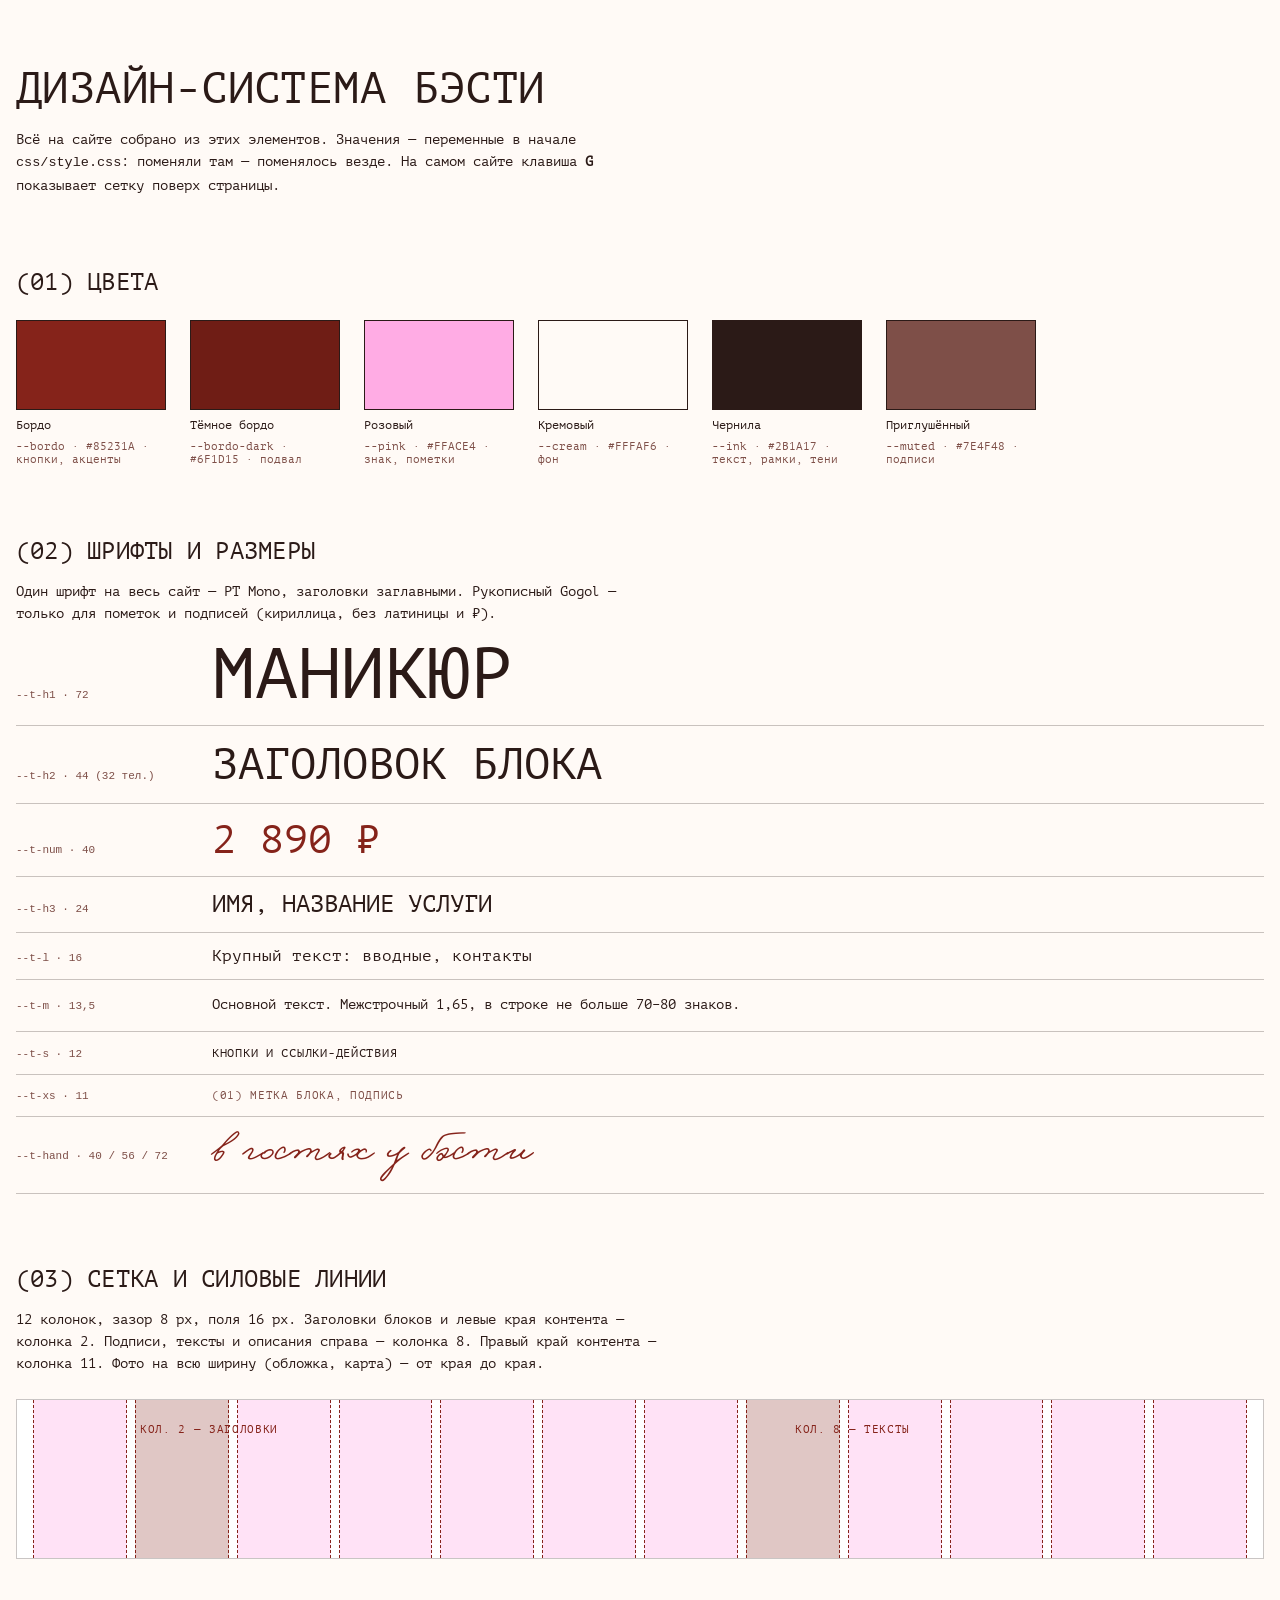
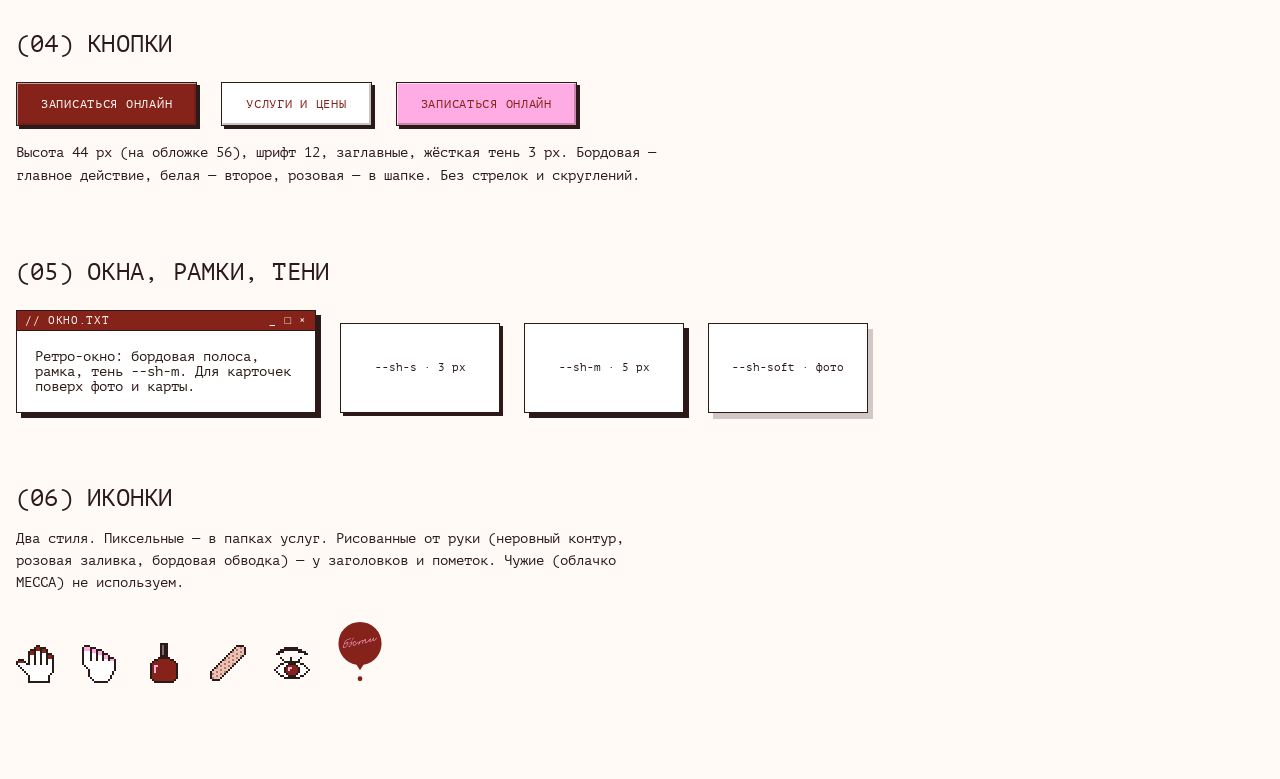
<file: dizajn-sistema.html>
<!doctype html>
<html lang="ru">
<head>
<meta charset="utf-8"><meta name="viewport" content="width=device-width, initial-scale=1">
<title>Бэсти — дизайн-система</title>
<meta name="robots" content="noindex, nofollow">
<link rel="stylesheet" href="fonts/fonts.css?v=202611041012">
<link rel="stylesheet" href="css/style.css?v=202611041012">
<style>
  .ds { padding: 64px 16px 96px; }
  .ds h1 { font-size: var(--t-h2); }
  .ds h2 { margin-top: 72px; font-size: var(--t-h3); }
  .ds .lead { max-width: 640px; margin: 16px 0 0; font-size: var(--t-m); line-height: var(--lh-text); }
  .ds-row { display: flex; flex-wrap: wrap; gap: 24px; align-items: flex-end; margin-top: 24px; }
  .sw { width: 150px; }
  .sw i { display: block; height: 90px; border: var(--frame); }
  .sw b, .sw span { display: block; font-weight: 400; font-size: var(--t-s); margin-top: 8px; }
  .sw span { color: var(--muted); font-size: var(--t-xs); }
  .ty { display: grid; grid-template-columns: 180px 1fr; gap: 16px; align-items: baseline; padding: 14px 0; border-bottom: var(--line); }
  .ty code { font-size: var(--t-xs); color: var(--muted); }
  .gridbox { position: relative; height: 160px; margin-top: 24px; border: var(--line); background: #FFFFFF; }
  .gridbox .grid { position: absolute; inset: 0 16px; height: 100%; }
  .gridbox .grid i { background: rgba(255, 172, 228, .35); border-left: 1px dashed var(--bordo); border-right: 1px dashed var(--bordo); }
  .gridbox .grid i:nth-child(2), .gridbox .grid i:nth-child(8) { background: rgba(133, 35, 26, .25); }
  .gridbox p { position: absolute; font-size: var(--t-xs); text-transform: uppercase; letter-spacing: var(--ls-caps); color: var(--bordo); }
  .sh { width: 160px; height: 90px; background: #FFFFFF; border: var(--frame); display: grid; place-items: center; font-size: var(--t-xs); }
  .ic img { width: 40px; height: 40px; }
</style>
</head>
<body>
<main class="ds">
  <h1>Дизайн-система бэсти</h1>
  <p class="lead">Всё на сайте собрано из этих элементов. Значения — переменные в начале <code>css/style.css</code>: поменяли там — поменялось везде. На самом сайте клавиша <b>G</b> показывает сетку поверх страницы.</p>

  <h2>(01) Цвета</h2>
  <div class="ds-row">
    <div class="sw"><i style="background:var(--bordo)"></i><b>Бордо</b><span>--bordo · #85231A · кнопки, акценты</span></div>
    <div class="sw"><i style="background:var(--bordo-dark)"></i><b>Тёмное бордо</b><span>--bordo-dark · #6F1D15 · подвал</span></div>
    <div class="sw"><i style="background:var(--pink)"></i><b>Розовый</b><span>--pink · #FFACE4 · знак, пометки</span></div>
    <div class="sw"><i style="background:var(--cream)"></i><b>Кремовый</b><span>--cream · #FFFAF6 · фон</span></div>
    <div class="sw"><i style="background:var(--ink)"></i><b>Чернила</b><span>--ink · #2B1A17 · текст, рамки, тени</span></div>
    <div class="sw"><i style="background:var(--muted)"></i><b>Приглушённый</b><span>--muted · #7E4F48 · подписи</span></div>
  </div>

  <h2>(02) Шрифты и размеры</h2>
  <p class="lead">Один шрифт на весь сайт — PT Mono, заголовки заглавными. Рукописный Gogol — только для пометок и подписей (кириллица, без латиницы и ₽).</p>
  <div class="ty"><code>--t-h1 · 72</code><span style="font-size:var(--t-h1);line-height:1;text-transform:uppercase">Маникюр</span></div>
  <div class="ty"><code>--t-h2 · 44 (32 тел.)</code><span style="font-size:var(--t-h2);text-transform:uppercase">Заголовок блока</span></div>
  <div class="ty"><code>--t-num · 40</code><span style="font-size:var(--t-num);color:var(--bordo)">2 890 ₽</span></div>
  <div class="ty"><code>--t-h3 · 24</code><span style="font-size:var(--t-h3);text-transform:uppercase">Имя, название услуги</span></div>
  <div class="ty"><code>--t-l · 16</code><span style="font-size:var(--t-l)">Крупный текст: вводные, контакты</span></div>
  <div class="ty"><code>--t-m · 13,5</code><span style="font-size:var(--t-m);line-height:var(--lh-text)">Основной текст. Межстрочный 1,65, в строке не больше 70–80 знаков.</span></div>
  <div class="ty"><code>--t-s · 12</code><span style="font-size:var(--t-s);text-transform:uppercase;letter-spacing:var(--ls-caps)">Кнопки и ссылки-действия</span></div>
  <div class="ty"><code>--t-xs · 11</code><span class="label">(01) метка блока, подпись</span></div>
  <div class="ty"><code>--t-hand · 40 / 56 / 72</code><span class="hand" style="font-size:var(--t-hand)">в гостях у бэсти</span></div>

  <h2>(03) Сетка и силовые линии</h2>
  <p class="lead">12 колонок, зазор 8 px, поля 16 px. Заголовки блоков и левые края контента — колонка 2. Подписи, тексты и описания справа — колонка 8. Правый край контента — колонка 11. Фото на всю ширину (обложка, карта) — от края до края.</p>
  <div class="gridbox"><div class="grid"><i></i><i></i><i></i><i></i><i></i><i></i><i></i><i></i><i></i><i></i><i></i><i></i></div>
    <p style="left:calc((100% - 32px) / 12 + 22px);top:12px">кол. 2 — заголовки</p><p style="left:calc((100% - 32px) / 12 * 7 + 70px);top:12px">кол. 8 — тексты</p></div>

  <h2>(04) Кнопки</h2>
  <div class="ds-row">
    <a class="btn" href="#">Записаться онлайн</a>
    <a class="btn btn--ghost" href="#">Услуги и цены</a>
    <a class="btn btn--pink" href="#">Записаться онлайн</a>
  </div>
  <p class="lead">Высота 44 px (на обложке 56), шрифт 12, заглавные, жёсткая тень 3 px. Бордовая — главное действие, белая — второе, розовая — в шапке. Без стрелок и скруглений.</p>

  <h2>(05) Окна, рамки, тени</h2>
  <div class="ds-row">
    <div class="win" style="width:300px"><div class="win__bar"><span>// окно.txt</span><span aria-hidden="true">_ □ ×</span></div><div style="padding:18px;font-size:var(--t-m)">Ретро-окно: бордовая полоса, рамка, тень --sh-m. Для карточек поверх фото и карты.</div></div>
    <div class="sh" style="box-shadow:var(--sh-s)">--sh-s · 3 px</div>
    <div class="sh" style="box-shadow:var(--sh-m)">--sh-m · 5 px</div>
    <div class="sh" style="box-shadow:var(--sh-soft)">--sh-soft · фото</div>
  </div>

  <h2>(06) Иконки</h2>
  <p class="lead">Два стиля. Пиксельные — в папках услуг. Рисованные от руки (неровный контур, розовая заливка, бордовая обводка) — у заголовков и пометок. Чужие (облачко MECCA) не используем.</p>
  <div class="ds-row ic">
    <img src="assets/ui/icon-manikyur.svg" alt=""><img src="assets/ui/icon-pedikyur.svg" alt=""><img src="assets/ui/icon-pokrytie.svg" alt=""><img src="assets/ui/icon-ukreplenie.svg" alt=""><img src="assets/ui/icon-brovi.svg" alt="">
    <img src="assets/ui/metka-karta.svg" alt="" style="width:48px;height:64px">
  </div>
</main>
</body>
</html>
</file>
<file: css/bundle.css>
/* собрано tools/css_bundle.py — правьте исходные файлы, не этот */
@font-face {
font-family: 'PT Mono';
font-style: normal;
font-weight: 400;
font-display: swap;
src: url(../fonts/pt-mono-400-cyrillic-ext.woff2) format('woff2');
unicode-range: U+0460-052F, U+1C80-1C8A, U+20B4, U+2DE0-2DFF, U+A640-A69F, U+FE2E-FE2F;
}
@font-face {
font-family: 'PT Mono';
font-style: normal;
font-weight: 400;
font-display: swap;
src: url(../fonts/pt-mono-400-cyrillic.woff2) format('woff2');
unicode-range: U+0301, U+0400-045F, U+0490-0491, U+04B0-04B1, U+2116;
}
@font-face {
font-family: 'PT Mono';
font-style: normal;
font-weight: 400;
font-display: swap;
src: url(../fonts/pt-mono-400-latin-ext.woff2) format('woff2');
unicode-range: U+0100-02BA, U+02BD-02C5, U+02C7-02CC, U+02CE-02D7, U+02DD-02FF, U+0304, U+0308, U+0329, U+1D00-1DBF, U+1E00-1E9F, U+1EF2-1EFF, U+2020, U+20A0-20AB, U+20AD-20C4, U+2113, U+2C60-2C7F, U+A720-A7FF;
}
@font-face {
font-family: 'PT Mono';
font-style: normal;
font-weight: 400;
font-display: swap;
src: url(../fonts/pt-mono-400-latin.woff2) format('woff2');
unicode-range: U+0000-00FF, U+0131, U+0152-0153, U+02BB-02BC, U+02C6, U+02DA, U+02DC, U+0304, U+0308, U+0329, U+2000-206F, U+20AC, U+2122, U+2191, U+2193, U+2212, U+2215, U+FEFF, U+FFFD;
}
@font-face { font-family: 'Gogol'; src: url('../fonts/gogol-subset.woff2') format('woff2'); font-display: swap; }
:root {
--bordo: #85231A;
--bordo-dark: #6F1D15;
--pink: #FFACE4;
--cream: #FFFAF6;
--ink: #2B1A17;
--muted: #7E4F48;
--white: #FFFFFF;
--mono: 'PT Mono', ui-monospace, monospace;
--hand: 'Gogol', cursive;
--t-xs: 11px;
--t-s: 12px;
--t-m: 13.5px;
--t-l: 16px;
--t-h3: 24px;
--t-h2: 44px;
--t-h1: 72px;
--t-h2-m: 32px;
--t-num: 40px;
--t-hand: 40px;
--t-hand-l: 56px;
--ls-caps: .06em;
--lh-text: 1.65;
--sh-s: 3px 3px 0 var(--ink);
--sh-m: 5px 5px 0 var(--ink);
--sh-soft: 5px 6px 0 rgba(43, 26, 23, .22);
--line: 1px solid rgba(43, 26, 23, .25);
--frame: 1px solid var(--ink);
--col: calc((100% - 88px) / 12);
}
* { box-sizing: border-box; }
img { height: auto; }
html { scroll-behavior: smooth; }
html { scroll-padding-top: 96px; }
body { margin: 0; background: var(--cream); color: var(--ink); font-family: var(--mono); overflow-x: clip; }
img, video { display: block; max-width: 100%; }
a { color: var(--bordo); }
a:hover { color: var(--bordo-dark); }
a:focus-visible, button:focus-visible { outline: 2px solid var(--ink); outline-offset: 3px; }
h1, h2, h3 { font-family: var(--mono); font-weight: 400; margin: 0; text-transform: uppercase; letter-spacing: .01em; }
body, body * { cursor: url('../assets/ui/cursor-nail-sm.png') 7 0, auto; }
a, a *, button, button * { cursor: url('../assets/ui/cursor-nail-sm-hover.png') 7 0, pointer; }
.grid { display: grid; grid-template-columns: repeat(12, minmax(0, 1fr)); column-gap: 8px; }
.section { padding: 88px 16px 96px; }
.head { align-items: end; margin-bottom: 40px; }
.head h2 { grid-column: 2 / span 6; font-size: var(--t-h2); line-height: 1.05; }
.head .aside { grid-column: 8 / span 4; margin: 0; font-size: var(--t-m); line-height: 1.5; }
.hand { font-family: var(--hand); color: var(--bordo); }
.label { font-size: var(--t-xs); letter-spacing: var(--ls-caps); text-transform: uppercase; color: var(--muted); margin: 0; }
.btn { display: inline-flex; align-items: center; justify-content: center; gap: 10px; min-height: 44px; padding: 0 24px; background: var(--bordo); color: var(--cream); border: var(--frame); text-decoration: none; font-family: var(--mono); font-size: var(--t-s); letter-spacing: var(--ls-caps); text-transform: uppercase;
box-shadow: 3px 3px 0 var(--ink), inset 1px 1px 0 rgba(255, 255, 255, .55), inset -2px -2px 0 rgba(43, 26, 23, .25); transition: transform .12s ease, box-shadow .12s ease; }
.btn:hover { color: var(--cream); transform: translate(-1px, -1px); box-shadow: 4px 4px 0 var(--ink), inset 1px 1px 0 rgba(255, 255, 255, .55), inset -2px -2px 0 rgba(43, 26, 23, .25); }
.btn:active { transform: translate(3px, 3px); box-shadow: 0 0 0 var(--ink), inset 2px 2px 0 rgba(43, 26, 23, .3); }
.btn--pink { background: var(--pink); color: var(--bordo); }
.btn--pink:hover { color: var(--bordo); }
.btn--ghost { background: #FFFFFF; color: var(--bordo); }
.btn--ghost:hover { color: var(--bordo); }
.win { margin: 0; background: var(--white); border: var(--frame); box-shadow: var(--sh-m); }
.win__bar { display: flex; justify-content: space-between; align-items: center; padding: 3px 8px; background: var(--bordo); color: var(--cream); border-bottom: 1px solid var(--ink); font-size: var(--t-xs); letter-spacing: var(--ls-caps); text-transform: uppercase; }
.wait { display: inline-block; padding: 2px 8px; border: 1px dashed currentColor; background: rgba(255, 172, 228, .28); color: var(--bordo); font-family: var(--mono); font-size: var(--t-xs); line-height: 1.4; }
.wait--dark { color: var(--pink); background: rgba(255, 172, 228, .08); }
.mob { position: absolute; left: 16px; top: calc(100% + 1px); width: 320px; max-width: calc(100vw - 32px); background: var(--cream); border: var(--frame); box-shadow: var(--sh-m); }
.mob[hidden] { display: none; }
.mob nav { display: flex; flex-direction: column; }
.mob nav a { display: flex; justify-content: space-between; align-items: center; min-height: 48px; padding: 0 16px; border-top: 1px solid rgba(43, 26, 23, .15); color: var(--ink); text-decoration: none; font-size: var(--t-m); letter-spacing: var(--ls-caps); text-transform: uppercase; }
.mob nav a:first-child { border-top: 0; }
.mob nav a:hover { background: var(--pink); color: var(--bordo); }
.mob nav a span { font-size: var(--t-xs); color: var(--bordo); }
@keyframes blink { 50% { opacity: 0; } }
@keyframes floaty { 0%, 100% { transform: rotate(-3deg) translateY(0); } 50% { transform: rotate(-2deg) translateY(-8px); } }
@keyframes marq { to { transform: translateX(-50%); } }
.folders { width: calc((100% - 88px) / 12 * 10 + 72px); margin-left: calc((100% - 88px) / 12 + 8px); }
@media (min-width: 901px) { .panel { grid-template-columns: repeat(10, minmax(0, 1fr)); } }
.tabs { display: grid; grid-template-columns: repeat(5, minmax(0, 1fr)); align-items: end; gap: 6px; position: relative; z-index: 7; }
.tab { position: relative; display: flex; align-items: center; gap: 10px; height: 60px; margin-bottom: -1px; padding: 0 14px; color: var(--ink); border: var(--frame); clip-path: polygon(0 0, calc(100% - 14px) 0, 100% 14px, 100% 100%, 0 100%); font-family: var(--mono); font-size: var(--t-m); line-height: 1.2; letter-spacing: .02em; text-align: left; text-transform: uppercase; cursor: pointer; transition: height .15s ease; }
.tab::after { content: ""; position: absolute; top: -1px; right: -1px; width: 14px; height: 14px; background: linear-gradient(to bottom left, transparent calc(50% - .75px), var(--ink) calc(50% - .75px), var(--ink) calc(50% + .75px), transparent calc(50% + .75px)); pointer-events: none; }
.tab:hover { height: 64px; }
.tab[aria-selected="true"] { height: 68px; border-bottom-color: transparent; }
.tab img { flex: none; width: 40px; height: 40px; }
.tab__fold { display: contents; }
.tab span { min-width: 0; }
.tab i { display: block; margin-bottom: 2px; font-style: normal; font-size: var(--t-xs); color: var(--bordo); }
.panel { position: relative; z-index: 6; padding: 40px 0 44px; border: var(--frame); box-shadow: var(--sh-m); align-items: start; }
.plist { grid-column: 1 / span 5; margin-left: 40px !important; list-style: none; margin: 0; padding: 0; border-top: 1px solid rgba(43, 26, 23, .35); }
.plist li { border-bottom: 1px solid rgba(43, 26, 23, .35); }
.prow { display: flex; justify-content: space-between; align-items: baseline; gap: 16px; width: 100%; min-height: 48px; padding: 12px 6px; background: transparent; color: var(--ink); border: 0; text-align: left; font-family: var(--mono); font-size: var(--t-m); line-height: 1.35; cursor: pointer; }
.prow:hover { background: rgba(133, 35, 26, .06); }
.prow > span:first-child { display: flex; }
.prow__mark { flex: none; color: var(--bordo); opacity: 0; margin-right: 8px; }
.prow__price { flex: none; color: var(--bordo); }
.prow[aria-pressed="true"] { background: rgba(255, 250, 246, .8); color: var(--bordo); }
.prow[aria-pressed="true"] .prow__mark { opacity: 1; }
.pdetail { grid-column: 7 / span 4; padding-right: 40px; }
.pdetail h3 { margin-top: 10px; font-size: var(--t-h3); line-height: 1.1; }
.pdetail__meta { display: flex; align-items: baseline; gap: 18px; margin-top: 16px; }
.pdetail__price { font-family: var(--mono); font-size: var(--t-num); line-height: 1; font-weight: 400; color: var(--bordo); }
.pdetail__time { padding: 3px 9px; border: var(--frame); background: var(--cream); font-size: var(--t-s); }
.pdetail__parts { margin: 8px 0 0; padding: 0; list-style: none; display: flex; flex-direction: column; gap: 6px; }
.pdetail__parts li { display: flex; gap: 8px; font-size: var(--t-m); line-height: 1.4; }
.pdetail__parts li::before { content: "✓"; color: var(--bordo); }
.pdetail .label + .pdetail__parts { margin-top: 8px; }
.pdetail .btn { margin-top: 28px; }
.team { background: var(--bordo); color: var(--cream); }
.map__img { position: absolute; width: max(100cqw, 144.45cqh); height: max(100cqh, 69.23cqw); left: calc((100cqw - max(100cqw, 144.45cqh)) * .84); top: calc((100cqh - max(100cqh, 69.23cqw)) * .55); }
.map__img > img { width: 100%; height: 100%; filter: sepia(.22) saturate(.82) hue-rotate(-6deg); }
.dog { position: absolute; left: 89.1%; top: 56.7%; transform: translate(-50%, -100%); pointer-events: none; }
.dog__shadow { position: absolute; left: 50%; bottom: -3px; width: 34px; height: 6px; margin-left: -17px; background: rgba(43, 26, 23, .28); animation: pxshadow 3.2s ease-out infinite; }
.dog__body { position: relative; display: block; animation: pxhop 3.2s ease-out infinite; }
.dog__body img { width: 46px; height: 42px; image-rendering: pixelated; }
.dog__tag { position: absolute; right: calc(100% - 4px); top: -16px; padding: 3px 7px 4px; background: var(--bordo); color: var(--cream); border: var(--frame); font-size: var(--t-xs); line-height: 1; letter-spacing: var(--ls-caps); text-transform: uppercase; white-space: nowrap; }
@keyframes pxhop { 0%, 64%, 100% { transform: translateY(0); } 72% { transform: translateY(-10px); } 80% { transform: translateY(0); } 86% { transform: translateY(-4px); } 92% { transform: translateY(0); } }
@keyframes pxshadow { 0%, 64%, 100% { transform: scaleX(1); opacity: 1; } 72% { transform: scaleX(.55); opacity: .5; } 80% { transform: scaleX(1); } 86% { transform: scaleX(.8); } }
@media (prefers-reduced-motion: reduce) {
.dog__body, .dog__shadow { animation: none; }
}
@media (max-width: 900px) {
.grid { grid-template-columns: 1fr; row-gap: 28px; }
.grid > * { grid-column: 1 / -1 !important; }
.head h2 { font-size: var(--t-h2-m); }
.tabs { display: grid; grid-template-columns: 1fr 1fr; gap: 26px 12px; padding: 14px 0 24px; }
.tab { flex-direction: column; align-items: center; gap: 10px; height: auto !important; margin: 0; padding: 0; background: none !important; border: 0; clip-path: none; text-align: center; }
.tab::after { display: none; }
.tab:last-child:nth-child(odd) { grid-column: 1 / -1; }
.tab__fold { position: relative; display: grid; place-items: center; width: 112px; height: 78px; background: var(--c); border: var(--frame); box-shadow: var(--sh-s); transition: transform .15s, box-shadow .15s; }
.tab__fold::before { content: ""; position: absolute; left: -1px; top: -12px; width: 46px; height: 12px; background: var(--c); border: var(--frame); border-bottom: 0; clip-path: polygon(0 0, 78% 0, 100% 100%, 0 100%); }
.tab__fold img { width: 40px; height: 40px; }
.tab span:last-child { font-size: var(--t-xs); line-height: 1.3; }
.tab span:last-child i { display: inline; margin: 0 4px 0 0; }
.tab[aria-selected="true"] .tab__fold { transform: translate(-2px, -3px); box-shadow: 5px 6px 0 var(--ink); outline: 2px solid var(--bordo); outline-offset: 3px; }
.tab[aria-selected="true"] span:last-child { color: var(--bordo); text-decoration: underline; text-underline-offset: 3px; }
.panel { box-shadow: var(--sh-m); }
.folders { width: auto; margin-left: 0; }
.panel { padding: 24px 16px 28px; }
.plist { margin-left: 0 !important; }
.pdetail { padding-right: 0; }
.pdetail { position: static; }
}
.ft { position: relative; overflow: hidden; background: #6F1D15; color: var(--cream); }
.ft::before { content: ""; position: absolute; inset: 0; z-index: 2; pointer-events: none; background: repeating-linear-gradient(0deg, rgba(255, 250, 246, .045) 0 1px, transparent 1px 3px); animation: crtflick 4s steps(1) infinite; }
.ft::after { content: ""; position: absolute; left: 0; right: 0; top: -30%; height: 30%; z-index: 2; pointer-events: none; background: linear-gradient(to bottom, transparent, rgba(255, 172, 228, .07), transparent); animation: crtroll 7s linear infinite; }
@keyframes crtflick { 0%, 100% { opacity: 1; } 47% { opacity: .7; } }
@keyframes crtroll { to { top: 100%; } }
.ft__cols { position: relative; z-index: 1; display: grid; grid-template-columns: repeat(12, minmax(0, 1fr)); column-gap: 8px; row-gap: 28px; padding: 48px 16px 40px; }
.ft__brand { grid-column: 2 / span 3; }
.ft__brand img { display: block; height: 40px; width: auto; }
.ft__brand p { margin: 14px 0 0; max-width: 280px; font-size: var(--t-m); line-height: 1.5; color: rgba(255, 250, 246, .9); }
.ft__col { display: flex; flex-direction: column; gap: 8px; font-size: var(--t-m); line-height: 1.45; }
.ft__col:nth-child(2) { grid-column: 5 / span 3; }
.ft__col:nth-child(3) { grid-column: 8 / span 2; }
.ft__col--req { grid-column: 10 / span 3; gap: 10px; padding-right: 8px; }
.ft__col a { color: var(--cream); }
.ft__lbl { margin: 0 0 4px; font-size: var(--t-xs); letter-spacing: var(--ls-caps); text-transform: uppercase; color: var(--pink); }
.ft__run { position: relative; z-index: 1; overflow: hidden; border-top: 1px solid rgba(255, 250, 246, .25); border-bottom: 1px solid rgba(255, 250, 246, .25); }
.ft__runrow { display: flex; width: max-content; padding: 11px 0; font-size: var(--t-s); letter-spacing: var(--ls-caps); white-space: nowrap; animation: marq 45s linear infinite; }
.ft__seg { display: flex; gap: 28px; padding-right: 28px; }
.ft__seg i { font-style: normal; color: var(--pink); }
.ft__big { position: relative; z-index: 1; display: grid; grid-template-columns: repeat(5, minmax(0, 1fr)); height: auto; padding: 0; overflow: hidden; }
.ft__big > span { display: flex; justify-content: center; align-items: flex-end; padding: 28px 0 14px; border-left: 1px solid rgba(255, 250, 246, .25); }
.ft__big > span:first-child { border-left: 0; }
.ft__big b { font-weight: 400; font-size: 220px; line-height: .74; color: transparent; background: repeating-linear-gradient(to bottom, var(--cream) 0 4px, transparent 4px 7px); -webkit-background-clip: text; background-clip: text; transition: transform .35s cubic-bezier(.2, .8, .2, 1); }
.ft__big > span:hover b { transform: translateY(-10px); background: repeating-linear-gradient(to bottom, var(--pink) 0 4px, transparent 4px 7px); -webkit-background-clip: text; background-clip: text; }
@media (prefers-reduced-motion: reduce) { .ft::before, .ft::after, .ft__runrow { animation: none; } }
@media (max-width: 900px) {
.ft__cols { grid-template-columns: 1fr; }
.ft__brand, .ft__col, .ft__col:nth-child(2), .ft__col:nth-child(3), .ft__col--req { grid-column: 1; }
.ft__big { padding: 0; }
.ft__big > span { padding: 16px 0 8px; }
.ft__big b { font-size: 86px; background: repeating-linear-gradient(to bottom, var(--cream) 0 3px, transparent 3px 5px); -webkit-background-clip: text; background-clip: text; }
}
.route2 { position: relative; height: 640px; border-top: 1px solid rgba(133, 35, 26, .2); container-type: size; overflow: hidden; background: #E6E6E6; }
.route2__map { position: absolute; inset: 0; display: block; }
.route2 .map__img { position: absolute; width: max(100cqw, 144.45cqh); height: max(100cqh, 69.23cqw); left: calc((100cqw - max(100cqw, 144.45cqh)) * .5); top: calc((100cqh - max(100cqh, 69.23cqw)) * .62); }
.route2 .map__img > img { display: block; width: 100%; height: 100%; object-fit: cover; filter: grayscale(1) contrast(1.05) brightness(1.04); }
.route2 .dog { left: 89.1%; top: 56.7%; }
@media (max-width: 900px) {
.route2 { height: auto; container-type: normal; }
.route2__map { position: relative; display: block; height: 380px; container-type: size; overflow: hidden; }
.route2 .map__img { left: calc(100cqw - max(100cqw, 144.45cqh) + 24px); }
}
.route2__map { z-index: 1; }
.route2__map.is-live .route2__static { display: none; }
.route2__map [class*="ground-pane"] { filter: grayscale(1) contrast(1.03) brightness(1.03); }
.route2__map [class*="copyrights-promo"], .route2__map [class*="map-copyrights-promo"] { filter: grayscale(1); }
.ft__note { margin-top: 2px; font-size: var(--t-xs); line-height: 1.4; color: rgba(255, 250, 246, .78); }
.ft__col .wait { font-size: var(--t-xs); }
.ft-steps { position: relative; z-index: 2; }
.ft-steps i { display: block; }
.ft-steps i:nth-child(1) { height: 4px; background: #CDB3B3; }
.ft-steps i:nth-child(2) { height: 6px; background: #AF5361; }
.ft-steps i:nth-child(3) { height: 8px; background: #9D3E43; }
.ft-steps i:nth-child(4) { height: 10px; background: #8F2E2A; }
.ft-steps i:nth-child(5) { height: 14px; background: #7A2018; }
.route2 { border-bottom: 0; }
@media (max-width: 900px) { .ft__brand p, .ft__col { font-size: var(--t-m); } }
.rk { position: absolute; z-index: 3; }
.rk--a { top: 50%; left: calc((100% - 120px) / 12 + 24px); width: 380px; transform: translateY(-50%) rotate(-1.5deg); }
.rk__in { padding: 22px 24px 24px; background: var(--cream); }
.rk__big { margin: 0; font-size: var(--t-h3); line-height: 1.1; text-transform: uppercase; color: var(--bordo); }
.rk__sub { margin: 8px 0 0; font-size: var(--t-s); }
.rk__list { list-style: none; margin: 18px 0 0; padding: 0; border-top: 1px dotted rgba(133, 35, 26, .55); }
.rk__list li { display: flex; gap: 12px; padding: 8px 0; border-bottom: 1px dotted rgba(133, 35, 26, .55); font-size: var(--t-m); }
.rk__list span { flex: none; width: 70px; font-size: var(--t-xs); letter-spacing: var(--ls-caps); text-transform: uppercase; color: var(--muted); padding-top: 1px; }
.rk__list a { color: var(--ink); }
.rk__btns { display: flex; gap: 10px; margin-top: 20px; }
.rkb { --stub: 168px; display: grid; grid-template-columns: 300px var(--stub); background: var(--pink);
-webkit-mask: radial-gradient(circle 10px at 300px 0, #0000 98%, #000) top / 100% 51% no-repeat, radial-gradient(circle 10px at 300px 100%, #0000 98%, #000) bottom / 100% 51% no-repeat;
mask: radial-gradient(circle 10px at 300px 0, #0000 98%, #000) top / 100% 51% no-repeat, radial-gradient(circle 10px at 300px 100%, #0000 98%, #000) bottom / 100% 51% no-repeat; }
@media (max-width: 900px) {
.rk { position: relative; inset: auto; transform: none; width: auto; margin: -40px 12px 32px; }
}
.vb { position: relative; height: calc(100vh - 76px); min-height: 640px; max-height: 860px; overflow: hidden; background: var(--ink); color: #FFFFFF; }
.vb::after { content: ""; position: absolute; inset: 0; background: linear-gradient(to top, rgba(20, 10, 8, .72), rgba(20, 10, 8, .1) 55%, rgba(20, 10, 8, .25)); }
.vid-fill { position: absolute; inset: 0; width: 100%; height: 100%; object-fit: cover; }
.vf__band { position: absolute; z-index: 3; left: 16px; right: 16px; bottom: 44px; display: grid; grid-template-columns: repeat(12, minmax(0, 1fr)); column-gap: 8px; align-items: end; color: #FFFFFF; }
.vf__brand { grid-column: 2 / span 7; }
.vf__brand h1 { font-size: 56px; line-height: 1.04; letter-spacing: 0; color: #FFFFFF; text-shadow: 0 2px 18px rgba(20, 10, 8, .35); }
.vf__lead { max-width: 560px; margin: 22px 0 0; font-size: var(--t-m); line-height: 1.55; text-shadow: 0 1px 10px rgba(20, 10, 8, .5); }
.vf__btns { grid-column: 9 / span 3; grid-row: 1;  display: flex; flex-direction: column; gap: 14px; }
.vf__btns .btn { min-height: 56px; font-size: var(--t-m); white-space: nowrap; }
.vf__brand { grid-row: 1; }
.cert { position: relative; z-index: 4; width: 500px; max-width: 100%; margin: 0 0 clamp(24px, calc(100vh - 640px), 170px) 160px;  color: var(--ink); transform: rotate(-2deg); cursor: grab; transition: transform .15s;
filter: drop-shadow(1px 0 0 var(--ink)) drop-shadow(-1px 0 0 var(--ink)) drop-shadow(0 1px 0 var(--ink)) drop-shadow(0 -1px 0 var(--ink)) drop-shadow(7px 7px 0 var(--ink)); }
.cert[hidden] { display: none; }
.cert.is-float { position: absolute; margin: 0; }
.cert.is-drag { transform: rotate(0deg) scale(1.02); cursor: grabbing; user-select: none; transition: none; }
.cert__grip { touch-action: none; }
.kp { --stub: 124px; display: grid; grid-template-columns: minmax(0, 1fr) var(--stub); background: var(--pink);
-webkit-mask: radial-gradient(circle 10px at calc(100% - var(--stub)) 0, #0000 98%, #000) top / 100% 51% no-repeat, radial-gradient(circle 10px at calc(100% - var(--stub)) 100%, #0000 98%, #000) bottom / 100% 51% no-repeat;
mask: radial-gradient(circle 10px at calc(100% - var(--stub)) 0, #0000 98%, #000) top / 100% 51% no-repeat, radial-gradient(circle 10px at calc(100% - var(--stub)) 100%, #0000 98%, #000) bottom / 100% 51% no-repeat; }
.kp p { margin: 0; }
.kp__main { padding: 16px 18px 18px; }
.kp__set { margin-top: 2px !important; font-size: var(--t-xs); color: var(--ink); }
.kp__lbl { font-size: var(--t-xs); letter-spacing: var(--ls-caps); text-transform: uppercase; color: var(--bordo); }
.kp__price { display: flex; flex-wrap: wrap; align-items: baseline; gap: 4px 14px; margin-top: 6px !important; color: var(--bordo); }
.kp__price span:first-child { font-size: var(--t-num); line-height: 1; letter-spacing: -.02em; white-space: nowrap; }
.kp__price s { font-size: var(--t-m); white-space: nowrap; }
.sr { position: absolute; width: 1px; height: 1px; overflow: hidden; clip: rect(0 0 0 0); }
.kp__list { list-style: none; margin: 10px 0 0; padding: 0; display: grid; grid-template-columns: repeat(2, minmax(0, 1fr)); gap: 4px 10px; font-size: var(--t-s); }
.kp__list li { display: flex; align-items: center; gap: 8px; }
.kp__chk { flex: none; display: grid; place-items: center; width: 14px; height: 14px; background: var(--cream); border: var(--frame); }
.kp__for { margin-top: 10px !important; font-size: var(--t-s); }
.kp__btn { min-height: 38px; margin-top: 12px; padding: 0 20px; font-size: var(--t-xs); }
.kp__stub { display: flex; flex-direction: column; align-items: center; justify-content: space-between; gap: 6px; padding: 16px 10px 14px; background: #FFFFFF; border-left: 2px dashed var(--ink); text-align: center; }
.kp__s1, .kp__s3 { font-size: var(--t-xs); letter-spacing: var(--ls-caps); text-transform: uppercase; color: var(--muted); }
.kp__pct { font-size: var(--t-num); line-height: .9; color: var(--bordo); }
.kp__s2 { font-size: var(--t-xs); letter-spacing: var(--ls-caps); text-transform: uppercase; }
.kp__bar { display: block; width: 100%; height: 22px; background: repeating-linear-gradient(90deg, var(--ink) 0 2px, transparent 2px 4px, var(--ink) 4px 5px, transparent 5px 8px, var(--ink) 8px 11px, transparent 11px 13px); }
.kp__star { position: absolute; top: -24px; right: -18px; }
@media (max-width: 1200px) and (min-width: 901px) {
.cert { margin: 0 0 28px 120px; }
.vf__btns { grid-column: 9 / span 3; }
}
@media (max-width: 900px) {
.vf { height: calc(100svh - 64px); min-height: 560px; max-height: none; }
.vf__band { position: absolute; left: 0; right: 0; top: 24px; bottom: 20px; grid-template-columns: 1fr; grid-template-rows: 1fr auto; row-gap: 18px; padding: 0 16px; }
.vf__brand { display: flex; flex-direction: column; align-self: stretch; }
.vf__brand, .vf__btns { grid-column: 1; grid-row: auto; }
.vf__lead { margin-top: 12px; font-size: var(--t-s); line-height: 1.5; }
.vf__btns { gap: 10px; }
.vf__btns .btn { min-height: 46px; font-size: var(--t-s); }
.cert { width: 268px; margin: auto; cursor: default; }
.vf__brand h1 { margin-top: 24px; }
.kp { --stub: 84px; }
.kp__main { padding: 10px 12px 12px; }
.kp__lbl { font-size: 10px; }
.kp__set { font-size: 10px; }
.kp__price span:first-child { font-size: 30px; }
.kp__price s { font-size: 12px; }
.kp__list, .kp__for, .kp__bar, .kp__s3, .kp__star { display: none; }
.kp__btn { min-height: 32px; margin-top: 8px; padding: 0 12px; font-size: 10px; }
.kp__stub { padding: 10px 6px; gap: 2px; }
.kp__pct { font-size: 26px; }
}
}
.vf__brand .ttl { font-size: inherit; text-shadow: 0 2px 22px rgba(20, 10, 8, .45); }
.ttl__big { display: block; font-size: var(--t-h1); line-height: .95; letter-spacing: -.02em; }
.ttl__hand { display: block; margin-top: 14px; font-family: var(--hand); font-size: var(--t-h1); line-height: 1.05; color: var(--pink); text-transform: none; letter-spacing: 0; transform: rotate(-3deg); transform-origin: left; }
@media (max-width: 900px) {
.ttl__big { font-size: 34px; }
.ttl__hand { margin-top: 6px; font-size: 34px; }
}
@keyframes kpFloat { 0%, 100% { transform: translateY(0) rotate(0deg); } 50% { transform: translateY(-8px) rotate(.8deg); } }
.cert .kp, .cert .kp__star { animation: kpFloat 5.5s ease-in-out infinite; }
.cert.is-drag .kp, .cert.is-drag .kp__star { animation-play-state: paused; }
@media (prefers-reduced-motion: reduce) { .cert .kp, .cert .kp__star { animation: none; } }
.kp__close { display: none; }
@media (max-width: 900px) {
.cert { animation: kpPop .5s cubic-bezier(.2, .9, .3, 1.3) .6s both; }
.cert .kp { animation: none; }
.cert.is-closing { animation: kpOut .22s ease-in both; }
.kp__close { position: absolute; z-index: 5; top: -12px; right: -12px; display: grid; place-items: center; width: 30px; height: 30px; padding: 0; background: #FFFFFF; color: var(--bordo); border: var(--frame); border-radius: 50%; box-shadow: 2px 2px 0 var(--ink); font-family: var(--mono); font-size: 18px; line-height: 1; cursor: pointer; }
.kp__close::after { content: ""; position: absolute; inset: -8px; }
}
@keyframes kpPop { from { opacity: 0; transform: translateY(24px) scale(.9) rotate(-2deg); } to { opacity: 1; transform: rotate(-2deg); } }
@keyframes kpOut { to { opacity: 0; transform: translateY(16px) scale(.92) rotate(-2deg); } }
@media (prefers-reduced-motion: reduce) { .cert, .cert.is-closing { animation: none; } }
.vid-poster img { display: block; width: 100%; height: 100%; object-fit: cover; }
.vid-cover { opacity: 0; transition: opacity .6s ease; }
.vid-cover.is-on { opacity: 1; }
.cert.is-gone { visibility: hidden; pointer-events: none; animation: none; }
.top { position: sticky; top: 0; z-index: 50; }
.hd { position: relative; background: var(--cream); }
.brand { display: inline-flex; flex-direction: column; align-items: center; flex: none; color: var(--bordo); text-decoration: none; }
.brand img { display: block; height: 36px; width: auto; }
.brand span { margin-top: 3px; font-size: var(--t-xs); line-height: 1; letter-spacing: .14em; text-transform: uppercase; white-space: nowrap; }
.nav__burger { display: none; align-items: center; gap: 10px; min-height: 44px; padding: 0; background: none; color: var(--ink); border: 0; font-family: var(--mono); font-size: var(--t-s); letter-spacing: var(--ls-caps); text-transform: uppercase; cursor: pointer; }
.nav__burger:hover, .nav__burger[aria-expanded="true"] { color: var(--bordo); }
.hdc__cta { flex: none; gap: 0; min-height: 44px; padding: 0 20px; font-size: var(--t-s); white-space: nowrap; }
.hdc { display: grid; grid-template-columns: 1fr auto 1fr; align-items: center; gap: 24px; height: 72px; padding: 0 16px; border-bottom: 4px double var(--bordo); }
.hdc__side { display: flex; align-items: center; gap: 22px; }
.hdc__side--r { justify-content: flex-end; }
.hdc__side--r nav { display: flex; gap: 22px; }
.hdc__side a:not(.hdc__cta) { color: var(--ink); text-decoration: none; font-size: var(--t-m); letter-spacing: var(--ls-caps); text-transform: uppercase; white-space: nowrap; }
.hdc__side a:not(.hdc__cta):hover { color: var(--bordo); text-decoration: underline; text-underline-offset: 4px; }
.hdc__side sup { margin-left: 2px; font-size: var(--t-xs); color: var(--bordo); }
.hdc .brand img { height: 40px; }
@media (max-width: 1200px) {
.hdc__side, .hdc__side--r nav { gap: 14px; }
.hdc__side a:not(.hdc__cta) { font-size: var(--t-s); }
}
@media (max-width: 1100px) {
.hdc__side sup { display: none; }
}
@media (max-width: 900px) {
.hdc__side nav, .hdc .hdc__side:first-child { display: none; }
.nav__burger { display: flex; }
.nav__burger span { display: none; }
.hdc__cta { min-height: 38px; padding: 0 12px; font-size: var(--t-xs); }
.hdc__cta span { display: none; }
.hdc .brand img { height: 30px; }
.brand span { font-size: var(--t-xs); letter-spacing: .1em; }
.hdc { display: grid; grid-template-columns: 1fr auto 1fr; align-items: center; gap: 8px; height: 64px; padding: 0 12px; }
.hdc .nav__burger { grid-column: 1; grid-row: 1; justify-self: start; }
.hdc .brand { grid-column: 2; grid-row: 1; }
.hdc .hdc__side--r { grid-column: 3; grid-row: 1; justify-self: end; margin: 0; }
}
@media (max-width: 900px) {
.hdc .nav__burger { justify-content: center; width: 46px; min-height: 38px; padding: 0; background: #FFFFFF; color: var(--bordo); border: var(--frame); box-shadow: var(--sh-s); transition: transform .12s, box-shadow .12s; }
.hdc .nav__burger:active { transform: translate(3px, 3px); box-shadow: none; }
.hdc .nav__burger[aria-expanded="true"] { background: var(--pink); }
}
.team { background: var(--cream); color: var(--ink); border-top: 1px solid rgba(133, 35, 26, .2); }
.team__lead { font-size: var(--t-m) !important; }
.tms { display: grid; grid-template-columns: repeat(5, minmax(0, 1fr)); gap: 8px; width: calc((100% - 88px) / 12 * 10 + 72px); margin-left: calc((100% - 88px) / 12 + 8px); }
.tm { display: flex; flex-direction: column; }
.tm__photo { position: relative; border: var(--frame); background: #F3E1DC; }
.tm__img { display: block; width: 100%; aspect-ratio: 4 / 5; object-fit: cover; }
.tm__img--wait { display: flex; align-items: flex-end; padding: 12px; background: repeating-linear-gradient(135deg, transparent 0 10px, rgba(133, 35, 26, .06) 10px 11px), #F7EAE6; }
.tm__num { position: absolute; z-index: 1; top: 8px; left: 8px; padding: 2px 7px; background: var(--cream); border: var(--frame); font-size: var(--t-xs); color: var(--bordo); }
.tm__head { display: flex; justify-content: space-between; align-items: baseline; gap: 8px; margin-top: 12px; padding-top: 12px; border-top: 1px solid var(--ink); }
.tm__head h3 { font-size: var(--t-h3); line-height: 1; color: var(--bordo); }
.tm__head span { font-size: var(--t-xs); color: var(--bordo); }
.tm__t { margin: 10px 0 0; flex: 1; font-size: var(--t-m); line-height: 1.45; }
.tm__btn { display: flex; justify-content: center; align-items: center; margin-top: 18px; min-height: 44px; padding: 0 12px; background: #FFFFFF; color: var(--bordo); border: var(--frame); box-shadow: var(--sh-s); text-decoration: none; font-size: var(--t-xs); letter-spacing: var(--ls-caps); text-align: center; text-transform: uppercase; transition: transform .12s, box-shadow .12s; }
.tm__btn:hover { transform: translate(-1px, -1px); box-shadow: var(--sh-m); background: var(--pink); }
@media (max-width: 1100px) { .tms { grid-template-columns: repeat(3, minmax(0, 1fr)); row-gap: 32px; } }
@media (max-width: 900px) { .tms { width: auto; margin-left: 0; grid-template-columns: repeat(2, minmax(0, 1fr)); gap: 12px; row-gap: 28px; } .tm__head h3 { font-size: var(--t-l); } }
.fnd { border-top: 1px solid rgba(133, 35, 26, .2); }
.fnd__end { margin-top: 56px !important; }
.fnd__sign { margin: 6px 0 0 !important; font-size: var(--t-h2) !important; line-height: 1 !important; transform: rotate(-4deg); transform-origin: left; }
@media (max-width: 900px) {
}
.fc__q { margin: 0 calc((100% - 88px) / 12 + 8px); font-size: var(--t-h2); line-height: 1.1; text-transform: uppercase; }
.fc__q .hand { display: block; margin-top: 22px; font-size: var(--t-hand-l); color: var(--bordo); text-transform: none; transform: rotate(-2deg); transform-origin: left; }
@media (max-width: 900px) {
.fc__q { margin: 0; font-size: 28px; }
.fc__q .hand { font-size: 34px; }
}
.fnd__row { display: grid; grid-template-columns: repeat(12, minmax(0, 1fr)); column-gap: 8px; margin-top: 64px; align-items: start; }
.fnd__ph2 { position: relative; grid-column: 2 / span 3; margin: 0; }
.fnd__ph2 img { display: block; width: 100%; aspect-ratio: 4 / 5; object-fit: cover; filter: grayscale(1) contrast(1.05); border: var(--frame); }
.fnd__ph2 figcaption { margin-top: 14px; }
.fnd__ph2 figcaption b { display: block; font-weight: 400; font-size: var(--t-l); }
.fnd__ph2 figcaption span { display: block; margin-top: 4px; font-size: var(--t-s); color: var(--muted); }
.fnd__txt2 { grid-column: 8 / span 4; }
.fnd__txt2 p { margin: 18px 0 0; font-size: var(--t-m); line-height: 1.7; }
.fnd__txt2 p:first-child { margin-top: 0; }
@media (max-width: 900px) {
.fnd__row { grid-template-columns: 1fr; row-gap: 32px; margin-top: 36px; }
.fnd__ph2, .fnd__txt2 { grid-column: 1; }
.fnd__ph2 { width: 64%; }
}
.gosti { border-bottom: 1px solid rgba(133, 35, 26, .2); }
.gintro { --p: 0; position: relative; height: 230vh; }
.gintro__stick { position: sticky; top: 76px; height: calc(100vh - 76px); display: grid; place-items: center; overflow: hidden; }
.gintro__img { height: min(74vh, 780px); width: auto; aspect-ratio: 3 / 4; object-fit: cover; border: var(--frame); }
.gintro__ttl { position: absolute; inset: 0; margin: 0; pointer-events: none; }
.gintro__l, .gintro__r { position: absolute; white-space: nowrap; will-change: transform; }
.gintro__l { left: calc(50% - min(27.75vh, 292px) - 12vw); top: 8%; font-size: clamp(64px, 10.5vw, 168px); line-height: 1; color: var(--pink); -webkit-text-stroke: 3px var(--bordo); paint-order: stroke fill; transform: translateX(calc((1 - var(--p)) * -75vw)); }
.gintro__r { right: calc(50% - min(27.75vh, 292px) - 10vw); top: 56%; font-family: var(--hand); font-size: clamp(76px, 12vw, 192px); line-height: 1; color: var(--pink); text-transform: none; letter-spacing: 0; -webkit-text-stroke: 4px var(--bordo); paint-order: stroke fill; transform: translateX(calc((1 - var(--p)) * 75vw)) rotate(-4deg); }
.gosti__body { padding-top: 24px; }
.label + .ga__h { margin-top: 10px; }
.ga__h { margin: 0; font-size: var(--t-h3); line-height: 1.2; text-transform: uppercase; }
.ga__p { margin: 12px 0 0; font-size: var(--t-m); line-height: 1.55; }
.ga { display: grid; grid-template-columns: repeat(12, minmax(0, 1fr)); column-gap: 8px; }
.ga__m { grid-column: 1 / span 6; display: grid; grid-template-columns: 1fr 1fr; border: var(--frame); border-top: 0; }
.ga__m--1 { border-top: 1px solid var(--ink); }
.ga__m figure { margin: 0; position: relative; overflow: hidden; background: var(--ink); }
.ga__m figure + figure { border-left: 1px solid var(--ink); }
.ga__m img, .ga__m video { display: block; width: 100%; aspect-ratio: 3 / 4; object-fit: cover; }
.ga__m .ga__wide { grid-column: 1 / -1; }
.ga__m .ga__wide img { aspect-ratio: 4 / 3; }
.ga__m--1 { grid-row: 1; } .ga__m--2 { grid-row: 2; } .ga__m--3 { grid-row: 3; } .ga__m--4 { grid-row: 4; }
.ga__t { grid-column: 8 / span 4; }
.ga__t--1 { grid-row: 1; align-self: start; padding-top: 48px; }
.ga__t--2 { grid-row: 2; align-self: center; grid-column: 8 / span 4; }
.ga__t--3 { grid-row: 3; align-self: end; padding-bottom: 72px; }
.ga__t--4 { grid-row: 4; align-self: stretch; display: flex; flex-direction: column; justify-content: center; }
.ga__t--4 > .label { margin-top: auto; }
.ga__t--4 .btn { align-self: flex-start; margin-top: auto; }
.ga__note { margin: 28px 0 0; font-size: var(--t-hand); line-height: 1; transform: rotate(-4deg); transform-origin: left; }
.dmenu { margin-top: 12px; padding: 6px; border: 1px solid var(--bordo); color: var(--bordo); }
.dmenu__in { position: relative; padding: 20px 22px 18px; border: 1px solid rgba(133, 35, 26, .45); }
.dmenu__heart { position: absolute; top: 14px; right: 16px; transform: rotate(12deg); }
.dmenu__ttl { margin: 0; font-family: var(--hand); font-size: var(--t-hand); line-height: 1; }
.dmenu__list { list-style: none; margin: 12px 0 0; padding: 0; font-size: var(--t-m); }
.dmenu__list li { display: flex; flex-wrap: wrap; align-items: baseline; gap: 2px 8px; padding: 6px 0; border-bottom: 1px dotted rgba(133, 35, 26, .55); }
.dmenu__list small { font-size: var(--t-m); color: var(--muted); }
.dmenu__note { margin: 12px 0 0; font-size: var(--t-m); color: var(--ink); }
@media (prefers-reduced-motion: reduce) { .gintro { --p: 1 !important; height: auto; } .gintro__stick { position: relative; top: 0; height: 80vh; } }
@media (max-width: 900px) {
.gintro { height: 190vh; }
.gintro__stick { top: 64px; height: calc(100vh - 64px); }
.gintro__img { width: 82vw; height: auto; aspect-ratio: 3 / 4; }
.gintro__l { left: 0; right: 0; top: 26%; text-align: center; font-size: 52px; -webkit-text-stroke-width: 2.5px; }
.gintro__l { transform: translateX(calc((1 - var(--p)) * -110vw)); }
.gintro__r { transform: translateX(calc((1 - var(--p)) * 110vw)) rotate(-4deg); }
.gintro__r { left: 0; right: 0; top: 62%; text-align: center; font-size: 70px; padding: 0 12px; -webkit-text-stroke-width: 3px; }
.ga { grid-template-columns: 1fr; row-gap: 0; }
.ga__m { grid-template-columns: 1fr; }
.ga__m figure + figure { border-left: 0; border-top: var(--frame); }
.ga__m img, .ga__m video { aspect-ratio: 4 / 5; }
.ga > * { grid-column: 1 !important; grid-row: auto !important; margin: 0 !important; transform: none !important; }
.ga__t { padding: 28px 0 40px !important; }
.ga__t--4 .btn { margin-top: 44px !important; }
}
.pile { position: relative; height: 470px; margin-top: 32px; touch-action: pan-y; user-select: none; -webkit-user-select: none; overflow: visible; }
.pc { position: absolute; left: 50%; top: 8px; width: 300px; margin-left: -150px; padding: 8px 8px 12px; background: #FFFFFF; color: var(--ink); border: var(--frame); text-align: left; font-family: var(--mono); cursor: pointer; transition: transform .6s cubic-bezier(.2, .8, .2, 1), opacity .45s ease, box-shadow .45s ease; }
.pc__ph { display: block; aspect-ratio: 3 / 4; overflow: hidden; }
.pc__ph img { width: 100%; height: 100%; object-fit: cover; display: block; pointer-events: none; }
.pc__cap { display: flex; justify-content: space-between; gap: 8px; margin-top: 8px; font-size: var(--t-xs); letter-spacing: var(--ls-caps); text-transform: uppercase; color: var(--bordo); }
.pc__note { color: var(--muted); visibility: hidden; }
.pc.is-cur .pc__note { visibility: visible; }
.pile__nav { display: flex; justify-content: center; align-items: center; gap: 14px; margin-top: 18px; }
.pile__btn { display: grid; place-items: center; width: 52px; height: 44px; padding: 0; background: #FFFFFF; border: var(--frame); box-shadow: var(--sh-s); cursor: pointer; transition: transform .12s, box-shadow .12s; }
.pile__btn--next { background: var(--pink); }
.pile__btn:hover { transform: translate(-1px, -1px); box-shadow: var(--sh-m); }
.pile__btn:active { transform: translate(3px, 3px); box-shadow: none; }
.pile__n { min-width: 64px; text-align: center; font-size: var(--t-m); }
.pile__n b { font-weight: 400; }
.works2__tg { display: table; margin: 18px auto 0; color: var(--bordo); font-size: var(--t-s); letter-spacing: var(--ls-caps); text-transform: uppercase; text-underline-offset: 4px; }
.lb { position: fixed; inset: 0; z-index: 90; background: rgba(43, 26, 23, .72); cursor: zoom-out; opacity: 0; transition: opacity .5s ease; }
.lb[hidden] { display: none; }
.lb.is-open { opacity: 1; }
.lb__card { position: fixed; left: 50%; top: 50%; margin: 0; width: min(90vw, calc((86vh - 50px) * .75 + 26px)); padding: 12px 12px 16px; background: #FFFFFF; border: var(--frame); box-shadow: 8px 10px 0 rgba(0, 0, 0, .35); transition: transform .62s cubic-bezier(.2, .9, .25, 1); }
.lb__card img { display: block; width: 100%; aspect-ratio: 3 / 4; object-fit: cover; }
.lb__card figcaption { margin-top: 10px; font-size: var(--t-xs); letter-spacing: var(--ls-caps); text-transform: uppercase; color: var(--bordo); }
.lb__close { position: fixed; top: 16px; right: 16px; width: 44px; height: 44px; background: var(--cream); color: var(--bordo); border: var(--frame); font-family: var(--mono); font-size: var(--t-l); cursor: pointer; }
.rv2 { background: var(--cream); }
.rvm { grid-column: span 3; display: flex; flex-direction: column; margin: 0; padding-right: 32px; }
.rvm:nth-child(2) { grid-column: 6 / span 3; }
.rvm:nth-child(3) { grid-column: 9 / span 3; padding-right: 0; }
.rvm__ph { display: flex; flex-wrap: wrap; gap: 10px; }
.rvm__ph img { width: 92px; height: 92px; object-fit: cover; border: var(--frame); }
.rvm__t { margin: 22px 0 0; font-size: var(--t-m); line-height: 1.65; color: var(--ink); display: -webkit-box; -webkit-box-orient: vertical; -webkit-line-clamp: 11; overflow: hidden; }
.rvm.is-open .rvm__t { -webkit-line-clamp: unset; }
.rvm__more { align-self: flex-start; margin-top: 4px; padding: 0; background: none; border: 0; color: var(--bordo); font-family: var(--mono); font-size: var(--t-s); text-decoration: underline; text-underline-offset: 3px; cursor: pointer; }
.rvm figcaption { display: flex; align-items: center; gap: 12px; margin-top: auto; padding-top: 28px; }
.rvm__ava { flex: none; width: 42px; height: 42px; border-radius: 50%; overflow: hidden; border: var(--frame); background: #F3E1DC; }
.rvm__ava img, .rvm__ava span { display: grid; place-items: center; width: 100%; height: 100%; object-fit: cover; font-size: var(--t-m); color: var(--bordo); }
.rvm figcaption b { display: block; font-weight: 400; font-size: var(--t-m); }
.rvm figcaption small { display: block; margin-top: 4px; font-size: var(--t-xs); color: var(--muted); }
.rv2__all { display: flex; align-items: center; gap: 12px; width: max-content; margin: 56px 0 0 calc((100% - 88px) / 12 * 8 + 64px); color: var(--bordo); font-size: var(--t-s); letter-spacing: var(--ls-caps); text-transform: uppercase; text-underline-offset: 4px; }
.rv2__all img { width: 36px; height: auto; image-rendering: pixelated; transform: rotate(-20deg); }
@media (max-width: 900px) {
.pile { height: 420px; }
.pc { width: 250px; margin-left: -125px; }
.rvm, .rvm:nth-child(2), .rvm:nth-child(3) { grid-column: 1; padding-right: 0; }
.rvm__ph img { width: 76px; height: 76px; }
.rv2__all { width: auto; margin: 32px 0 0; }
}
.rv2 h2 { display: flex; align-items: flex-start; gap: 10px; }
.hd-ico { flex: none; margin-top: -18px; transform: rotate(-6deg); }
.rvm__ava img { display: block; width: 100%; height: 100%; object-fit: cover; }
.rvx--a { display: grid; grid-template-columns: repeat(12, minmax(0, 1fr)); column-gap: 8px; }
.rva__side { grid-column: 2 / span 5; }
.rva__stick { position: sticky; top: 110px; }
.rva__stick h2 { font-size: var(--t-h2); line-height: 1.05; }
.rva__stick .rv2__all { margin: 32px 0 0; }
.rva__list { grid-column: 8 / span 4; }
.rva__item { padding: 0 0 40px; margin: 0 0 40px; border-bottom: 1px solid rgba(43, 26, 23, .25); }
.rva__item:last-child { border-bottom: 0; margin-bottom: 0; }
.rva__item figcaption { padding-top: 22px; }
.rva__item .rvm__t { -webkit-line-clamp: 7; }
@media (max-width: 900px) {
.rvx--a { grid-template-columns: 1fr; }
.rva__side, .rva__list { grid-column: 1; }
.rva__stick { position: static; }
.rva__stick h2 { font-size: var(--t-h2-m); }
.rva__list { margin-top: 36px; }
}
.hd-ico { margin-top: -26px; transform: rotate(-8deg); }
.rvm__more:focus:not(:focus-visible) { outline: none; }
.rva__stick h2 { display: block; }
.rva__stick .hd-ico { display: inline-block; vertical-align: top; width: 72px; height: auto; margin: -22px 0 0 12px; }
.rva__stick .hd-ico { vertical-align: middle; margin: 0 0 0 10px; }
.rva__stick h2 { position: relative; }
.rva__stick .hd-ico { position: absolute; top: -40px; right: -64px; margin: 0; }
@media (max-width: 900px) { .rva__stick .hd-ico { right: 0; top: -46px; width: 60px; } }
.nowrap { white-space: nowrap; }
.rva__stick h2 { position: static; }
.rva__stick .hd-ico { position: relative; top: -22px; right: auto; display: inline-block; vertical-align: top; width: 64px; height: auto; margin: 0 0 0 6px; }
@media (max-width: 900px) { .rva__stick .hd-ico { right: auto; top: -14px; width: 48px; } }
#works { overflow-x: clip; }
</file>
<file: fonts/fonts.css>
/* cyrillic-ext */
@font-face {
  font-family: 'PT Mono';
  font-style: normal;
  font-weight: 400;
  font-display: swap;
  src: url(pt-mono-400-cyrillic-ext.woff2) format('woff2');
  unicode-range: U+0460-052F, U+1C80-1C8A, U+20B4, U+2DE0-2DFF, U+A640-A69F, U+FE2E-FE2F;
}
/* cyrillic */
@font-face {
  font-family: 'PT Mono';
  font-style: normal;
  font-weight: 400;
  font-display: swap;
  src: url(pt-mono-400-cyrillic.woff2) format('woff2');
  unicode-range: U+0301, U+0400-045F, U+0490-0491, U+04B0-04B1, U+2116;
}
/* latin-ext */
@font-face {
  font-family: 'PT Mono';
  font-style: normal;
  font-weight: 400;
  font-display: swap;
  src: url(pt-mono-400-latin-ext.woff2) format('woff2');
  unicode-range: U+0100-02BA, U+02BD-02C5, U+02C7-02CC, U+02CE-02D7, U+02DD-02FF, U+0304, U+0308, U+0329, U+1D00-1DBF, U+1E00-1E9F, U+1EF2-1EFF, U+2020, U+20A0-20AB, U+20AD-20C4, U+2113, U+2C60-2C7F, U+A720-A7FF;
}
/* latin */
@font-face {
  font-family: 'PT Mono';
  font-style: normal;
  font-weight: 400;
  font-display: swap;
  src: url(pt-mono-400-latin.woff2) format('woff2');
  unicode-range: U+0000-00FF, U+0131, U+0152-0153, U+02BB-02BC, U+02C6, U+02DA, U+02DC, U+0304, U+0308, U+0329, U+2000-206F, U+20AC, U+2122, U+2191, U+2193, U+2212, U+2215, U+FEFF, U+FFFD;
}
</file>
<file: css/style.css>
/* Бэсти — студия маникюра. Концепт 2: стиль v1 (бордо, розовый, ретро-окна), 7 блоков */
@font-face { font-family: 'Gogol'; src: url('../fonts/gogol-subset.woff2') format('woff2'); font-display: swap; }

:root {
  --bordo: #85231A;
  --bordo-dark: #6F1D15;
  --pink: #FFACE4;
  --cream: #FFFAF6;
  --ink: #2B1A17;
  --muted: #7E4F48;
  --white: #FFFFFF;
  --mono: 'PT Mono', ui-monospace, monospace;
  --hand: 'Gogol', cursive;
  /* ── дизайн-система бэсти: всё на сайте берётся отсюда (страница-справочник — dizajn-sistema.html) ── */
  --t-xs: 11px;    /* метки, подписи, мелкие пометки — заглавными с разрядкой */
  --t-s: 12px;     /* кнопки, ссылки-действия, подписи к фото */
  --t-m: 13.5px;   /* основной текст */
  --t-l: 16px;     /* крупный текст: вводные, контакты в подвале */
  --t-h3: 24px;    /* имена, названия услуг */
  --t-h2: 44px;    /* заголовки блоков */
  --t-h1: 72px;    /* заголовок обложки */
  --t-h2-m: 32px;  /* заголовки блоков на телефоне */
  --t-num: 40px;   /* цены и крупные цифры */
  --t-hand: 40px;  /* рукописные пометки и подписи (Gogol) */
  --t-hand-l: 56px;/* крупная рукописная строка */
  --ls-caps: .06em;
  --lh-text: 1.65;
  --sh-s: 3px 3px 0 var(--ink);   /* кнопки, наклейки */
  --sh-m: 5px 5px 0 var(--ink);   /* окна, карточки, папки */
  --sh-soft: 5px 6px 0 rgba(43, 26, 23, .22); /* фото-полароиды */
  --line: 1px solid rgba(43, 26, 23, .25);
  --frame: 1px solid var(--ink);
  --col: calc((100% - 88px) / 12);  /* ширина колонки сетки внутри .section */
}

* { box-sizing: border-box; }
img { height: auto; } /* у всех картинок в разметке есть width/height (нет скачков при загрузке); реальный размер задаёт CSS */
html { scroll-behavior: smooth; }
html { scroll-padding-top: 96px; }
body { margin: 0; background: var(--cream); color: var(--ink); font-family: var(--mono); overflow-x: clip; }
img, video { display: block; max-width: 100%; }
a { color: var(--bordo); }
a:hover { color: var(--bordo-dark); }
a:focus-visible, button:focus-visible { outline: 2px solid var(--ink); outline-offset: 3px; }
/* один шрифт на весь сайт, как у MECCA: моноширинный PT Mono; заголовки заглавными */
h1, h2, h3 { font-family: var(--mono); font-weight: 400; margin: 0; text-transform: uppercase; letter-spacing: .01em; }

/* курсор с розовым ногтем */
body, body * { cursor: url('../assets/ui/cursor-nail-sm.png') 7 0, auto; }
a, a *, button, button * { cursor: url('../assets/ui/cursor-nail-sm-hover.png') 7 0, pointer; }

/* сетка 12 колонок, зазор 8, поля 16 */
.grid { display: grid; grid-template-columns: repeat(12, minmax(0, 1fr)); column-gap: 8px; }
.section { padding: 88px 16px 96px; }
.head { align-items: end; margin-bottom: 40px; }
.head h2 { grid-column: 2 / span 6; font-size: var(--t-h2); line-height: 1.05; }
.head .aside { grid-column: 8 / span 4; margin: 0; font-size: var(--t-m); line-height: 1.5; }
.hand { font-family: var(--hand); color: var(--bordo); }
.label { font-size: var(--t-xs); letter-spacing: var(--ls-caps); text-transform: uppercase; color: var(--muted); margin: 0; }

/* кнопки в стиле старого интерфейса */
.btn { display: inline-flex; align-items: center; justify-content: center; gap: 10px; min-height: 44px; padding: 0 24px; background: var(--bordo); color: var(--cream); border: var(--frame); text-decoration: none; font-family: var(--mono); font-size: var(--t-s); letter-spacing: var(--ls-caps); text-transform: uppercase;
  box-shadow: 3px 3px 0 var(--ink), inset 1px 1px 0 rgba(255, 255, 255, .55), inset -2px -2px 0 rgba(43, 26, 23, .25); transition: transform .12s ease, box-shadow .12s ease; }
.btn:hover { color: var(--cream); transform: translate(-1px, -1px); box-shadow: 4px 4px 0 var(--ink), inset 1px 1px 0 rgba(255, 255, 255, .55), inset -2px -2px 0 rgba(43, 26, 23, .25); }
.btn:active { transform: translate(3px, 3px); box-shadow: 0 0 0 var(--ink), inset 2px 2px 0 rgba(43, 26, 23, .3); }
.btn--pink { background: var(--pink); color: var(--bordo); }
.btn--pink:hover { color: var(--bordo); }
.btn--ghost { background: #FFFFFF; color: var(--bordo); } /* светлая кнопка первой версии: белая, с той же тенью */
.btn--ghost:hover { color: var(--bordo); }

/* ретро-окно */
.win { margin: 0; background: var(--white); border: var(--frame); box-shadow: var(--sh-m); }
.win__bar { display: flex; justify-content: space-between; align-items: center; padding: 3px 8px; background: var(--bordo); color: var(--cream); border-bottom: 1px solid var(--ink); font-size: var(--t-xs); letter-spacing: var(--ls-caps); text-transform: uppercase; }

.wait { display: inline-block; padding: 2px 8px; border: 1px dashed currentColor; background: rgba(255, 172, 228, .28); color: var(--bordo); font-family: var(--mono); font-size: var(--t-xs); line-height: 1.4; }
.wait--dark { color: var(--pink); background: rgba(255, 172, 228, .08); }


/* ── шапка ── */
.mob { position: absolute; left: 16px; top: calc(100% + 1px); width: 320px; max-width: calc(100vw - 32px); background: var(--cream); border: var(--frame); box-shadow: var(--sh-m); }
.mob[hidden] { display: none; }
.mob nav { display: flex; flex-direction: column; }
.mob nav a { display: flex; justify-content: space-between; align-items: center; min-height: 48px; padding: 0 16px; border-top: 1px solid rgba(43, 26, 23, .15); color: var(--ink); text-decoration: none; font-size: var(--t-m); letter-spacing: var(--ls-caps); text-transform: uppercase; }
.mob nav a:first-child { border-top: 0; }
.mob nav a:hover { background: var(--pink); color: var(--bordo); }
.mob nav a span { font-size: var(--t-xs); color: var(--bordo); }

/* ── (01) обложка ── */
@keyframes blink { 50% { opacity: 0; } }

/* окно первого визита (ретро, как у MECCA) */
@keyframes floaty { 0%, 100% { transform: rotate(-3deg) translateY(0); } 50% { transform: rotate(-2deg) translateY(-8px); } }

/* бегущая строка */
@keyframes marq { to { transform: translateX(-50%); } }

/* ── (02) услуги и цены: папки ── */
.folders { width: calc((100% - 88px) / 12 * 10 + 72px); margin-left: calc((100% - 88px) / 12 + 8px); } /* колонки 2–11 страницы; описание услуги — на колонке 8, как подписи блоков */
@media (min-width: 901px) { .panel { grid-template-columns: repeat(10, minmax(0, 1fr)); } }
/* вкладки ровной строкой на всю ширину папки, без наложений и скруглений; активная сливается с папкой */
.tabs { display: grid; grid-template-columns: repeat(5, minmax(0, 1fr)); align-items: end; gap: 6px; position: relative; z-index: 7; }
.tab { position: relative; display: flex; align-items: center; gap: 10px; height: 60px; margin-bottom: -1px; padding: 0 14px; color: var(--ink); border: var(--frame); clip-path: polygon(0 0, calc(100% - 14px) 0, 100% 14px, 100% 100%, 0 100%); font-family: var(--mono); font-size: var(--t-m); line-height: 1.2; letter-spacing: .02em; text-align: left; text-transform: uppercase; cursor: pointer; transition: height .15s ease; }
.tab::after { content: ""; position: absolute; top: -1px; right: -1px; width: 14px; height: 14px; background: linear-gradient(to bottom left, transparent calc(50% - .75px), var(--ink) calc(50% - .75px), var(--ink) calc(50% + .75px), transparent calc(50% + .75px)); pointer-events: none; }
.tab:hover { height: 64px; }
.tab[aria-selected="true"] { height: 68px; border-bottom-color: transparent; }
.tab img { flex: none; width: 40px; height: 40px; }
.tab__fold { display: contents; }
.tab span { min-width: 0; }
.tab i { display: block; margin-bottom: 2px; font-style: normal; font-size: var(--t-xs); color: var(--bordo); }
.panel { position: relative; z-index: 6; padding: 40px 0 44px; border: var(--frame); box-shadow: var(--sh-m); align-items: start; }
.plist { grid-column: 1 / span 5; margin-left: 40px !important; list-style: none; margin: 0; padding: 0; border-top: 1px solid rgba(43, 26, 23, .35); }
.plist li { border-bottom: 1px solid rgba(43, 26, 23, .35); }
.prow { display: flex; justify-content: space-between; align-items: baseline; gap: 16px; width: 100%; min-height: 48px; padding: 12px 6px; background: transparent; color: var(--ink); border: 0; text-align: left; font-family: var(--mono); font-size: var(--t-m); line-height: 1.35; cursor: pointer; }
.prow:hover { background: rgba(133, 35, 26, .06); }
.prow > span:first-child { display: flex; }
.prow__mark { flex: none; color: var(--bordo); opacity: 0; margin-right: 8px; }
.prow__price { flex: none; color: var(--bordo); }
.prow[aria-pressed="true"] { background: rgba(255, 250, 246, .8); color: var(--bordo); }
.prow[aria-pressed="true"] .prow__mark { opacity: 1; }
.pdetail { grid-column: 7 / span 4; padding-right: 40px; }
.pdetail h3 { margin-top: 10px; font-size: var(--t-h3); line-height: 1.1; }
.pdetail__meta { display: flex; align-items: baseline; gap: 18px; margin-top: 16px; }
.pdetail__price { font-family: var(--mono); font-size: var(--t-num); line-height: 1; font-weight: 400; color: var(--bordo); }
.pdetail__time { padding: 3px 9px; border: var(--frame); background: var(--cream); font-size: var(--t-s); }
.pdetail__parts { margin: 8px 0 0; padding: 0; list-style: none; display: flex; flex-direction: column; gap: 6px; }
.pdetail__parts li { display: flex; gap: 8px; font-size: var(--t-m); line-height: 1.4; }
.pdetail__parts li::before { content: "✓"; color: var(--bordo); }
.pdetail .label + .pdetail__parts { margin-top: 8px; }
.pdetail .btn { margin-top: 28px; }

/* ── (03) мастера ── */
.team { background: var(--bordo); color: var(--cream); }

/* ── (04) в гостях у бэсти ── */

/* ── (05) работы ── */

/* ── (06) отзывы ── */

/* ── (07) как дойти ── */
.map__img { position: absolute; width: max(100cqw, 144.45cqh); height: max(100cqh, 69.23cqw); left: calc((100cqw - max(100cqw, 144.45cqh)) * .84); top: calc((100cqh - max(100cqh, 69.23cqw)) * .55); }
.map__img > img { width: 100%; height: 100%; filter: sepia(.22) saturate(.82) hue-rotate(-6deg); }
.dog { position: absolute; left: 89.1%; top: 56.7%; transform: translate(-50%, -100%); pointer-events: none; }
.dog__shadow { position: absolute; left: 50%; bottom: -3px; width: 34px; height: 6px; margin-left: -17px; background: rgba(43, 26, 23, .28); animation: pxshadow 3.2s ease-out infinite; }
.dog__body { position: relative; display: block; animation: pxhop 3.2s ease-out infinite; }
.dog__body img { width: 46px; height: 42px; image-rendering: pixelated; }
.dog__tag { position: absolute; right: calc(100% - 4px); top: -16px; padding: 3px 7px 4px; background: var(--bordo); color: var(--cream); border: var(--frame); font-size: var(--t-xs); line-height: 1; letter-spacing: var(--ls-caps); text-transform: uppercase; white-space: nowrap; }
@keyframes pxhop { 0%, 64%, 100% { transform: translateY(0); } 72% { transform: translateY(-10px); } 80% { transform: translateY(0); } 86% { transform: translateY(-4px); } 92% { transform: translateY(0); } }
@keyframes pxshadow { 0%, 64%, 100% { transform: scaleX(1); opacity: 1; } 72% { transform: scaleX(.55); opacity: .5; } 80% { transform: scaleX(1); } 86% { transform: scaleX(.8); } }

/* ── подвал ── */

@media (prefers-reduced-motion: reduce) {
  .dog__body, .dog__shadow { animation: none; }
}

/* ── телефон ── */
@media (max-width: 900px) {
  .grid { grid-template-columns: 1fr; row-gap: 28px; }
  .grid > * { grid-column: 1 / -1 !important; }
  .head h2 { font-size: var(--t-h2-m); }
  /* на телефоне вкладки листаются вбок, следующая выглядывает из-за края */
  /* телефон: разделы прайса — папками по две в ряд, как на рабочем столе */
  .tabs { display: grid; grid-template-columns: 1fr 1fr; gap: 26px 12px; padding: 14px 0 24px; }
  .tab { flex-direction: column; align-items: center; gap: 10px; height: auto !important; margin: 0; padding: 0; background: none !important; border: 0; clip-path: none; text-align: center; }
  .tab::after { display: none; }
  .tab:last-child:nth-child(odd) { grid-column: 1 / -1; }
  .tab__fold { position: relative; display: grid; place-items: center; width: 112px; height: 78px; background: var(--c); border: var(--frame); box-shadow: var(--sh-s); transition: transform .15s, box-shadow .15s; }
  .tab__fold::before { content: ""; position: absolute; left: -1px; top: -12px; width: 46px; height: 12px; background: var(--c); border: var(--frame); border-bottom: 0; clip-path: polygon(0 0, 78% 0, 100% 100%, 0 100%); }
  .tab__fold img { width: 40px; height: 40px; }
  .tab span:last-child { font-size: var(--t-xs); line-height: 1.3; }
  .tab span:last-child i { display: inline; margin: 0 4px 0 0; }
  .tab[aria-selected="true"] .tab__fold { transform: translate(-2px, -3px); box-shadow: 5px 6px 0 var(--ink); outline: 2px solid var(--bordo); outline-offset: 3px; }
  .tab[aria-selected="true"] span:last-child { color: var(--bordo); text-decoration: underline; text-underline-offset: 3px; }
  .panel { box-shadow: var(--sh-m); }
  .folders { width: auto; margin-left: 0; }
  .panel { padding: 24px 16px 28px; }
  .plist { margin-left: 0 !important; }
  .pdetail { padding-right: 0; }
  .pdetail { position: static; }
}

/* ── подвал как в первой версии ── */
.ft { position: relative; overflow: hidden; background: #6F1D15; color: var(--cream); }
.ft::before { content: ""; position: absolute; inset: 0; z-index: 2; pointer-events: none; background: repeating-linear-gradient(0deg, rgba(255, 250, 246, .045) 0 1px, transparent 1px 3px); animation: crtflick 4s steps(1) infinite; }
.ft::after { content: ""; position: absolute; left: 0; right: 0; top: -30%; height: 30%; z-index: 2; pointer-events: none; background: linear-gradient(to bottom, transparent, rgba(255, 172, 228, .07), transparent); animation: crtroll 7s linear infinite; }
@keyframes crtflick { 0%, 100% { opacity: 1; } 47% { opacity: .7; } }
@keyframes crtroll { to { top: 100%; } }
.ft__cols { position: relative; z-index: 1; display: grid; grid-template-columns: repeat(12, minmax(0, 1fr)); column-gap: 8px; row-gap: 28px; padding: 48px 16px 40px; }
.ft__brand { grid-column: 2 / span 3; } /* подвал на сетке сайта: кол. 2 · 5 · 8 (линия текстов) · 10 */
.ft__brand img { display: block; height: 40px; width: auto; }
.ft__brand p { margin: 14px 0 0; max-width: 280px; font-size: var(--t-m); line-height: 1.5; color: rgba(255, 250, 246, .9); }
.ft__col { display: flex; flex-direction: column; gap: 8px; font-size: var(--t-m); line-height: 1.45; }
.ft__col:nth-child(2) { grid-column: 5 / span 3; }
.ft__col:nth-child(3) { grid-column: 8 / span 2; }
.ft__col--req { grid-column: 10 / span 3; gap: 10px; padding-right: 8px; }
.ft__col a { color: var(--cream); }
.ft__lbl { margin: 0 0 4px; font-size: var(--t-xs); letter-spacing: var(--ls-caps); text-transform: uppercase; color: var(--pink); }
.ft__run { position: relative; z-index: 1; overflow: hidden; border-top: 1px solid rgba(255, 250, 246, .25); border-bottom: 1px solid rgba(255, 250, 246, .25); }
.ft__runrow { display: flex; width: max-content; padding: 11px 0; font-size: var(--t-s); letter-spacing: var(--ls-caps); white-space: nowrap; animation: marq 45s linear infinite; }
.ft__seg { display: flex; gap: 28px; padding-right: 28px; }
.ft__seg i { font-style: normal; color: var(--pink); }
.ft__big { position: relative; z-index: 1; display: grid; grid-template-columns: repeat(5, minmax(0, 1fr)); height: auto; padding: 0; overflow: hidden; } /* разделители ячеек сплошные — от линии до низа подвала */
.ft__big > span { display: flex; justify-content: center; align-items: flex-end; padding: 28px 0 14px; border-left: 1px solid rgba(255, 250, 246, .25); }
.ft__big > span:first-child { border-left: 0; }
.ft__big b { font-weight: 400; font-size: 220px; line-height: .74; color: transparent; background: repeating-linear-gradient(to bottom, var(--cream) 0 4px, transparent 4px 7px); -webkit-background-clip: text; background-clip: text; transition: transform .35s cubic-bezier(.2, .8, .2, 1); }
.ft__big > span:hover b { transform: translateY(-10px); background: repeating-linear-gradient(to bottom, var(--pink) 0 4px, transparent 4px 7px); -webkit-background-clip: text; background-clip: text; }
@media (prefers-reduced-motion: reduce) { .ft::before, .ft::after, .ft__runrow { animation: none; } }
@media (max-width: 900px) {
  .ft__cols { grid-template-columns: 1fr; }
  .ft__brand, .ft__col, .ft__col:nth-child(2), .ft__col:nth-child(3), .ft__col--req { grid-column: 1; }
  .ft__big { padding: 0; }
  .ft__big > span { padding: 16px 0 8px; }
  .ft__big b { font-size: 86px; background: repeating-linear-gradient(to bottom, var(--cream) 0 3px, transparent 3px 5px); -webkit-background-clip: text; background-clip: text; }
}

/* ── (07) как дойти: карта как у MECCA — чёрно-белая, во всю ширину экрана; карточка студии поверх, на колонках 2–5 (метка-мальтипу справа на карте) ── */
.route2 { position: relative; height: 640px; border-top: 1px solid rgba(133, 35, 26, .2); container-type: size; overflow: hidden; background: #E6E6E6; }
.route2__map { position: absolute; inset: 0; display: block; }
.route2 .map__img { position: absolute; width: max(100cqw, 144.45cqh); height: max(100cqh, 69.23cqw); left: calc((100cqw - max(100cqw, 144.45cqh)) * .5); top: calc((100cqh - max(100cqh, 69.23cqw)) * .62); }
.route2 .map__img > img { display: block; width: 100%; height: 100%; object-fit: cover; filter: grayscale(1) contrast(1.05) brightness(1.04); }
.route2 .dog { left: 89.1%; top: 56.7%; }
@media (max-width: 900px) {
  .route2 { height: auto; container-type: normal; }
  .route2__map { position: relative; display: block; height: 380px; container-type: size; overflow: hidden; }
  .route2 .map__img { left: calc(100cqw - max(100cqw, 144.45cqh) + 24px); } /* на телефоне карта сдвинута, чтобы мальтипу была в кадре */
}
/* настоящая карта: подложка чёрно-белая (только слой земли — метка остаётся цветной) */
.route2__map { z-index: 1; }
.route2__map.is-live .route2__static { display: none; }
.route2__map [class*="ground-pane"] { filter: grayscale(1) contrast(1.03) brightness(1.03); }
.route2__map [class*="copyrights-promo"], .route2__map [class*="map-copyrights-promo"] { filter: grayscale(1); }

/* подвал: размеры как в первой версии + ретро-переход ступенями от карты к подвалу */
.ft__note { margin-top: 2px; font-size: var(--t-xs); line-height: 1.4; color: rgba(255, 250, 246, .78); }
.ft__col .wait { font-size: var(--t-xs); }
.ft-steps { position: relative; z-index: 2; }
.ft-steps i { display: block; }
.ft-steps i:nth-child(1) { height: 4px; background: #CDB3B3; }
.ft-steps i:nth-child(2) { height: 6px; background: #AF5361; }
.ft-steps i:nth-child(3) { height: 8px; background: #9D3E43; }
.ft-steps i:nth-child(4) { height: 10px; background: #8F2E2A; }
.ft-steps i:nth-child(5) { height: 14px; background: #7A2018; }
.route2 { border-bottom: 0; }
@media (max-width: 900px) { .ft__brand p, .ft__col { font-size: var(--t-m); } }

/* ── карточка на карте: варианты (0 сейчас · A окно · B билет · C полоса снизу) ── */
.rk { position: absolute; z-index: 3; }
.rk--a { top: 50%; left: calc((100% - 120px) / 12 + 24px); width: 380px; transform: translateY(-50%) rotate(-1.5deg); }
.rk__in { padding: 22px 24px 24px; background: var(--cream); }
.rk__big { margin: 0; font-size: var(--t-h3); line-height: 1.1; text-transform: uppercase; color: var(--bordo); }
.rk__sub { margin: 8px 0 0; font-size: var(--t-s); }
.rk__list { list-style: none; margin: 18px 0 0; padding: 0; border-top: 1px dotted rgba(133, 35, 26, .55); }
.rk__list li { display: flex; gap: 12px; padding: 8px 0; border-bottom: 1px dotted rgba(133, 35, 26, .55); font-size: var(--t-m); }
.rk__list span { flex: none; width: 70px; font-size: var(--t-xs); letter-spacing: var(--ls-caps); text-transform: uppercase; color: var(--muted); padding-top: 1px; }
.rk__list a { color: var(--ink); }
.rk__btns { display: flex; gap: 10px; margin-top: 20px; }

.rkb { --stub: 168px; display: grid; grid-template-columns: 300px var(--stub); background: var(--pink);
  -webkit-mask: radial-gradient(circle 10px at 300px 0, #0000 98%, #000) top / 100% 51% no-repeat, radial-gradient(circle 10px at 300px 100%, #0000 98%, #000) bottom / 100% 51% no-repeat;
          mask: radial-gradient(circle 10px at 300px 0, #0000 98%, #000) top / 100% 51% no-repeat, radial-gradient(circle 10px at 300px 100%, #0000 98%, #000) bottom / 100% 51% no-repeat; }

@media (max-width: 900px) {
  .rk { position: relative; inset: auto; transform: none; width: auto; margin: -40px 12px 32px; }
}
</file>
